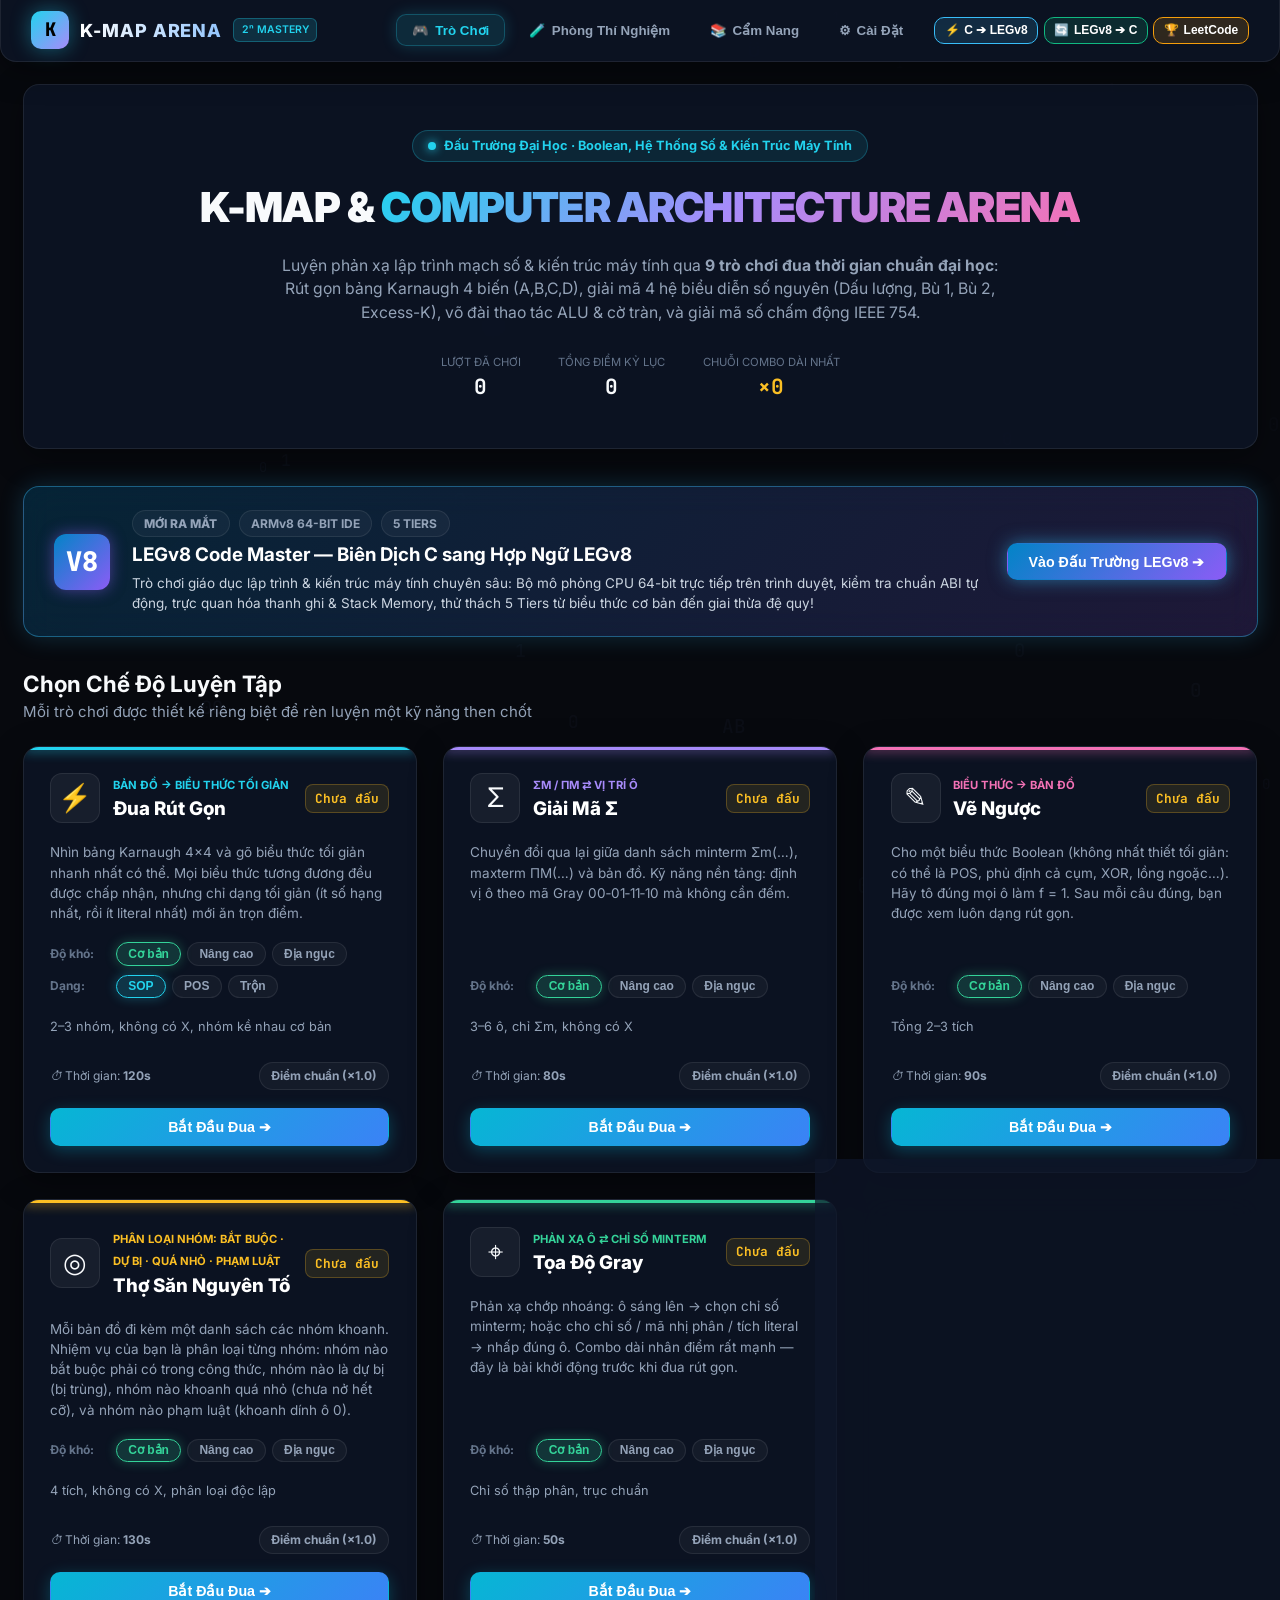
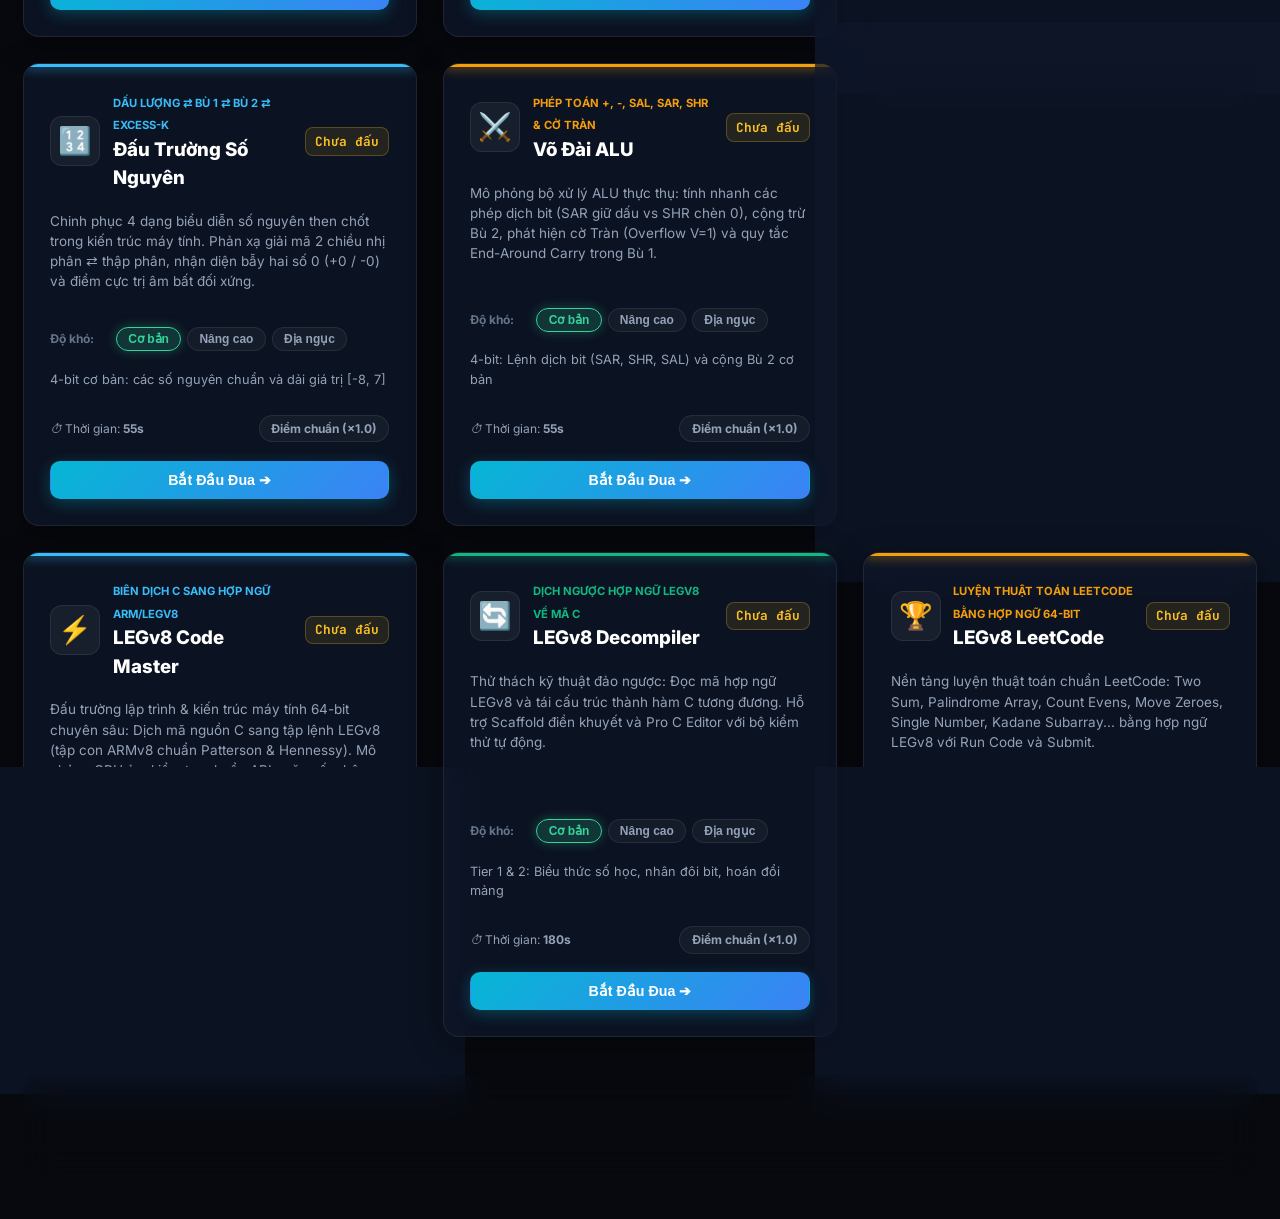
<file: index.html>
<!DOCTYPE html>
<html lang="vi">
<head>
  <meta charset="UTF-8">
  <meta name="viewport" content="width=device-width, initial-scale=1.0">
  <title>K-Map Arena — Đấu Trường Bảng Karnaugh &amp; Lũy Thừa 2</title>
  <meta name="description" content="Ứng dụng học tập và rèn luyện kỹ năng bảng Karnaugh 4 biến (A,B,C,D) và phản xạ lũy thừa bậc 2 (2⁰ đến 2¹⁶) thông qua các trò chơi đua thời gian chuẩn đại học.">
  
  <!-- Fonts: Google Fonts (Inter & JetBrains Mono) -->
  <link rel="preconnect" href="https://fonts.googleapis.com">
  <link rel="preconnect" href="https://fonts.gstatic.com" crossorigin>
  <link href="https://fonts.googleapis.com/css2?family=Inter:wght@400;500;600;700;800;900&family=JetBrains+Mono:wght@400;600;700;800;900&display=swap" rel="stylesheet">
  
  <link rel="stylesheet" href="css/style.css">
</head>
<body>
  <!-- Nền Canvas động: Chữ số nhị phân trôi & Canvas hiệu ứng nổ hạt/confetti -->
  <canvas id="bg-canvas"></canvas>
  <canvas id="fx-canvas"></canvas>

  <!-- Thanh Điều Hướng Trên Cùng -->
  <header class="app-header glass">
    <div class="brand" onclick="App.go('home')">
      <div class="brand-icon">K</div>
      <div>
        <div class="brand-title">K-MAP ARENA</div>
      </div>
      <span class="brand-badge">2ⁿ MASTERY</span>
    </div>

    <nav class="main-nav">
      <button type="button" data-tab="home" class="active">
        <span>🎮</span> <span>Trò Chơi</span>
      </button>
      <button type="button" data-tab="sandbox">
        <span>🧪</span> <span>Phòng Thí Nghiệm</span>
      </button>
      <button type="button" data-tab="learn">
        <span>📚</span> <span>Cẩm Nang</span>
      </button>
      <button type="button" data-tab="settings">
        <span>⚙</span> <span>Cài Đặt</span>
      </button>
      <div style="display:flex; align-items:center; gap:0.35rem; margin-left:0.5rem;">
        <a href="legv8.html" style="text-decoration:none;">
          <button type="button" class="pill" style="--pc:#38bdf8; font-weight:700; background:rgba(56,189,248,0.15); border:1px solid #38bdf8; color:#fff; display:flex; align-items:center; gap:0.3rem; padding:0.35rem 0.65rem; cursor:pointer;" title="Chế độ 1: Dịch C sang Hợp ngữ LEGv8">
            <span>⚡</span> <span>C ➔ LEGv8</span>
          </button>
        </a>
        <a href="legv8-decompile.html" style="text-decoration:none;">
          <button type="button" class="pill" style="--pc:#10b981; font-weight:700; background:rgba(16,185,129,0.15); border:1px solid #10b981; color:#fff; display:flex; align-items:center; gap:0.3rem; padding:0.35rem 0.65rem; cursor:pointer;" title="Chế độ 2: Dịch ngược LEGv8 về ngôn ngữ C">
            <span>🔄</span> <span>LEGv8 ➔ C</span>
          </button>
        </a>
        <a href="legv8-leetcode.html" style="text-decoration:none;">
          <button type="button" class="pill" style="--pc:#f59e0b; font-weight:700; background:rgba(245,158,11,0.15); border:1px solid #f59e0b; color:#fff; display:flex; align-items:center; gap:0.3rem; padding:0.35rem 0.65rem; cursor:pointer;" title="Chế độ 3: Luyện thuật toán LeetCode bằng LEGv8">
            <span>🏆</span> <span>LeetCode</span>
          </button>
        </a>
      </div>
    </nav>
  </header>

  <!-- Khung Ứng Dụng Chính -->
  <main id="app"></main>

  <!-- Nạp các module theo thứ tự kiến trúc -->
  <script src="js/util.js"></script>
  <script src="js/engine.js"></script>
  <script src="js/num-engine.js"></script>
  <script src="js/fx.js"></script>
  <script src="js/kmap.js"></script>
  <script src="js/games.js"></script>
  <script src="js/app.js"></script>
</body>
</html>
</file>
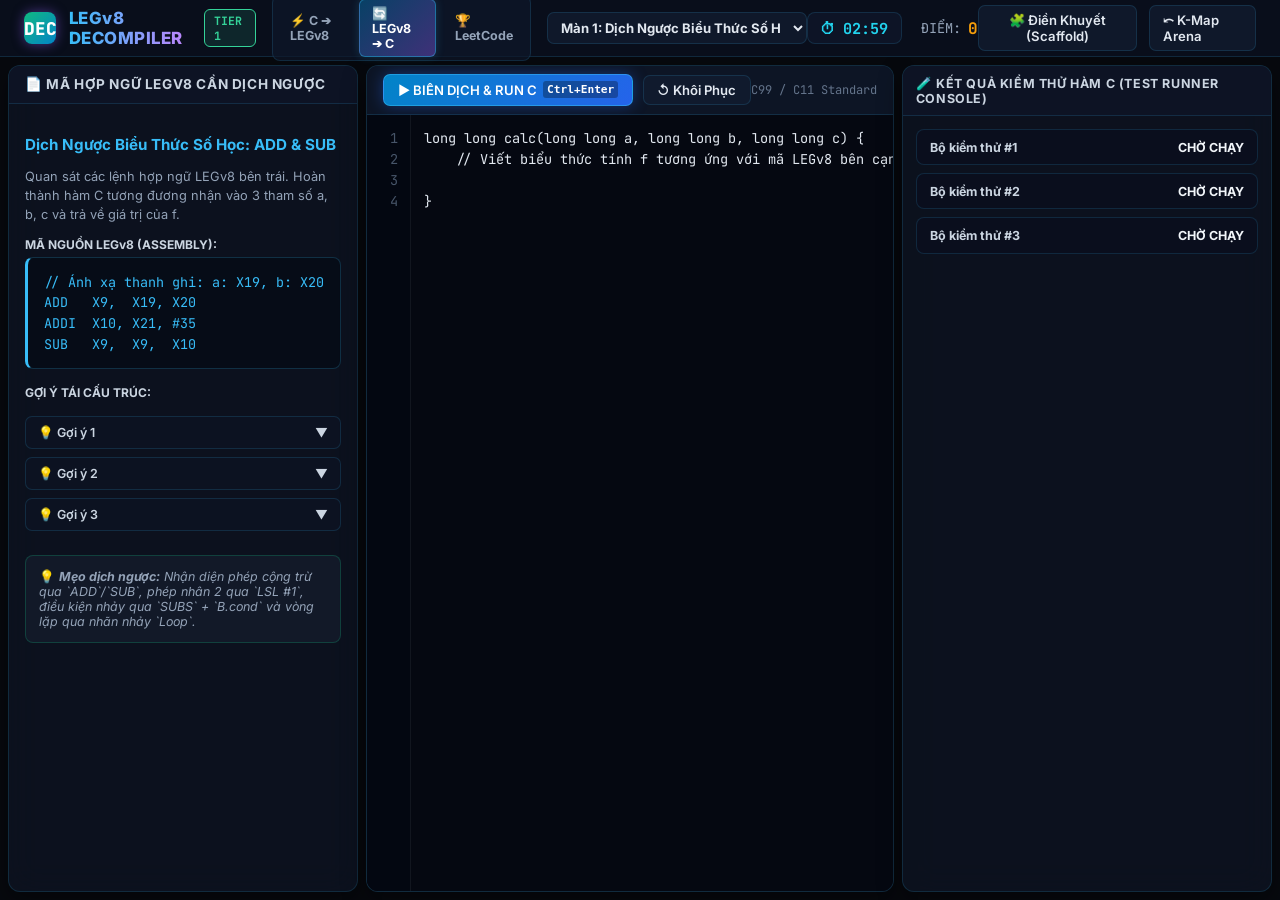
<file: legv8-decompile.html>
<!DOCTYPE html>
<html lang="vi">
<head>
  <meta charset="UTF-8">
  <meta name="viewport" content="width=device-width, initial-scale=1.0">
  <title>LEGv8 Reverse Decompiler — Dịch Hợp Ngữ LEGv8 về Ngôn Ngữ C</title>
  <meta name="description" content="Minigame giáo dục lập trình dịch ngược: Phân tích mã nguồn Hợp ngữ LEGv8 (ARMv8 64-bit) và tái cấu trúc thành hàm C tương đương với bộ kiểm thử tự động trực tiếp trên trình duyệt.">

  <!-- Google Fonts -->
  <link rel="preconnect" href="https://fonts.googleapis.com">
  <link rel="preconnect" href="https://fonts.gstatic.com" crossorigin>
  <link href="https://fonts.googleapis.com/css2?family=Inter:wght@400;500;600;700;800;900&family=JetBrains+Mono:wght@400;500;600;700;800&display=swap" rel="stylesheet">

  <link rel="stylesheet" href="css/legv8.css">
</head>
<body class="legv8-theme">
  <!-- Dynamic Background Canvas -->
  <canvas id="bg-canvas"></canvas>
  <canvas id="fx-canvas"></canvas>

  <div class="legv8-app">
    <!-- Top Header Navigation with Minigames Mode Selector -->
    <header class="legv8-header">
      <div style="display:flex; align-items:center; gap:1rem;">
        <a href="index.html" class="legv8-brand" title="Quay về K-Map Arena Hub">
          <div class="legv8-logo-icon" style="background:linear-gradient(135deg, #10b981, #0284c7);">DEC</div>
          <div>
            <div class="legv8-brand-title">LEGv8 DECOMPILER</div>
          </div>
        </a>
        <span id="tier-badge" class="legv8-tier-badge tier-1">Tier 1</span>

        <!-- Mode Nav Switcher -->
        <nav class="legv8-mode-nav">
          <a href="legv8.html" title="Chế độ 1: Dịch từ C sang Hợp ngữ LEGv8">
            <span>⚡ C ➔ LEGv8</span>
          </a>
          <a href="legv8-decompile.html" class="active" title="Chế độ 2: Dịch từ Hợp ngữ LEGv8 về ngôn ngữ C">
            <span>🔄 LEGv8 ➔ C</span>
          </a>
          <a href="legv8-leetcode.html" title="Chế độ 3: Luyện thuật toán chuẩn LeetCode bằng LEGv8">
            <span>🏆 LeetCode</span>
          </a>
        </nav>
        
        <select id="level-select" class="legv8-btn" style="padding:0.35rem 0.6rem; max-width:260px; font-weight:700;">
          <!-- Loaded dynamically -->
        </select>
      </div>

      <!-- Center Status -->
      <div class="legv8-status-center">
        <div id="timer-box" class="legv8-timer-box" title="Thời gian thử thách của màn chơi">
          <span>⏱</span>
          <span id="timer-val">03:00</span>
        </div>

        <div class="legv8-score-box">
          <span>ĐIỂM:</span>
          <b id="total-score-val">0</b>
        </div>
      </div>

      <!-- Right Header Actions -->
      <div class="legv8-header-right">
        <button id="toggle-mode-btn" type="button" class="legv8-btn">
          🧩 Điền Khuyết (Scaffold)
        </button>
        <a href="index.html" class="legv8-btn" style="text-decoration:none;">
          ⤺ K-Map Arena
        </a>
      </div>
    </header>

    <!-- Main 3-Column IDE Workspace -->
    <main class="legv8-workspace">
      <!-- CỘT 1: MÃ HỢP NGỮ LEGv8 CẦN DỊCH NGƯỢC -->
      <section class="legv8-panel">
        <div class="panel-head">
          <span class="panel-title">📄 Mã Hợp Ngữ LEGv8 Cần Dịch Ngược</span>
        </div>
        <div class="panel-body">
          <h3 id="level-title" style="font-size:0.95rem; margin-bottom:0.5rem; color:#38bdf8;">Đang tải...</h3>
          <p id="level-desc" style="font-size:0.8rem; color:#94a3b8; line-height:1.5; margin-bottom:0.8rem;"></p>

          <div style="font-size:0.75rem; font-weight:700; color:#cbd5e1; margin-bottom:0.3rem;">MÃ NGUỒN LEGv8 (ASSEMBLY):</div>
          <div id="asm-code-card" class="c-code-card" style="border-left:3px solid #38bdf8; background:rgba(7,12,23,0.85);">
            <!-- Loaded dynamically -->
          </div>

          <div style="font-size:0.75rem; font-weight:700; color:#cbd5e1; margin-top:1rem; margin-bottom:0.3rem;">GỢI Ý TÁI CẤU TRÚC:</div>
          <div id="hints-container" class="hint-accordion">
            <!-- Hints -->
          </div>

          <div style="margin-top:1.5rem; padding:0.8rem; background:rgba(30,41,59,0.4); border:1px solid rgba(16,185,129,0.25); border-radius:8px; font-size:0.78rem; color:#94a3b8;">
            💡 <i><b>Mẹo dịch ngược:</b> Nhận diện phép cộng trừ qua `ADD`/`SUB`, phép nhân 2 qua `LSL #1`, điều kiện nhảy qua `SUBS` + `B.cond` và vòng lặp qua nhãn nhảy `Loop`.</i>
          </div>
        </div>
      </section>

      <!-- CỘT 2: TRÌNH SOẠN THẢO MÃ NGUỒN C -->
      <section class="legv8-panel editor-panel">
        <div class="editor-toolbar">
          <div class="toolbar-left">
            <button id="btn-run" type="button" class="legv8-btn btn-primary" title="Biên dịch &amp; Chạy thử hàm C của bạn (Ctrl + Enter)">
              ▶ BIÊN DỊCH &amp; RUN C <kbd style="font-size:0.7rem; background:rgba(0,0,0,0.3); padding:2px 4px; border-radius:3px;">Ctrl+Enter</kbd>
            </button>
            <button id="btn-reset" type="button" class="legv8-btn" title="Khôi phục lại mã khởi tạo">
              ↺ Khôi Phục
            </button>
          </div>
          <div class="toolbar-right">
            <span style="font-size:0.75rem; color:#64748b; font-family:var(--font-code);">C99 / C11 Standard</span>
          </div>
        </div>

        <div class="editor-container">
          <div id="line-numbers" class="line-numbers">
            <span>1</span>
          </div>
          <textarea id="code-textarea" class="code-textarea code-editor" spellcheck="false" placeholder="// Viết hàm C tương đương ở đây..."></textarea>
          <div id="scaffold-view" class="scaffold-view scaffold-editor" style="display:none;"></div>
        </div>
      </section>

      <!-- CỘT 3: KẾT QUẢ KIỂM THỬ (TEST CONSOLE) -->
      <section class="legv8-panel inspector-panel">
        <div class="panel-head" style="padding:0.6rem 0.8rem; border-bottom:1px solid var(--ide-border);">
          <span class="panel-title" style="font-size:0.78rem;">🧪 KẾT QUẢ KIỂM THỬ HÀM C (TEST RUNNER CONSOLE)</span>
        </div>
        <div id="test-console" class="test-console" style="flex:1; overflow-y:auto; padding:0.8rem;">
          <!-- Loaded dynamically -->
        </div>
      </section>
    </main>
  </div>

  <!-- VICTORY OVERLAY MODAL -->
  <div id="victory-modal" class="legv8-overlay">
    <div class="victory-box">
      <div style="font-size:2.8rem; margin-bottom:0.3rem;">🎉</div>
      <h2 class="victory-title" style="background:linear-gradient(135deg, #34d399, #38bdf8); -webkit-background-clip:text; -webkit-text-fill-color:transparent;">DỊCH NGƯỢC XUẤT SẮC!</h2>
      <p style="color:#94a3b8; font-size:0.88rem;">Hàm C của bạn đã tái cấu trúc chính xác logic của đoạn mã hợp ngữ LEGv8 và vượt qua toàn bộ các bộ kiểm thử!</p>

      <div class="score-breakdown">
        <div class="score-row">
          <span>Điểm cơ sở màn chơi:</span>
          <span id="modal-base-score" style="color:#38bdf8;">+500</span>
        </div>
        <div class="score-row">
          <span>Thưởng thời gian còn lại:</span>
          <span id="modal-time-bonus" style="color:#10b981;">+0</span>
        </div>
        <div class="score-row">
          <span>Phạt số lần nộp sai:</span>
          <span id="modal-penalty" style="color:#f43f5e;">-0</span>
        </div>
        <div class="score-row total">
          <span>TỔNG ĐIỂM ĐẠT ĐƯỢC:</span>
          <span id="modal-total-score">+500</span>
        </div>
      </div>

      <div style="display:flex; justify-content:center; gap:1rem;">
        <button id="btn-next-level" type="button" class="legv8-btn btn-primary" style="padding:0.6rem 1.5rem; font-size:0.95rem;">
          Màn Tiếp Theo ➔
        </button>
      </div>
    </div>
  </div>

  <!-- Nạp scripts -->
  <script src="js/legv8-decompile.js"></script>
</body>
</html>
</file>
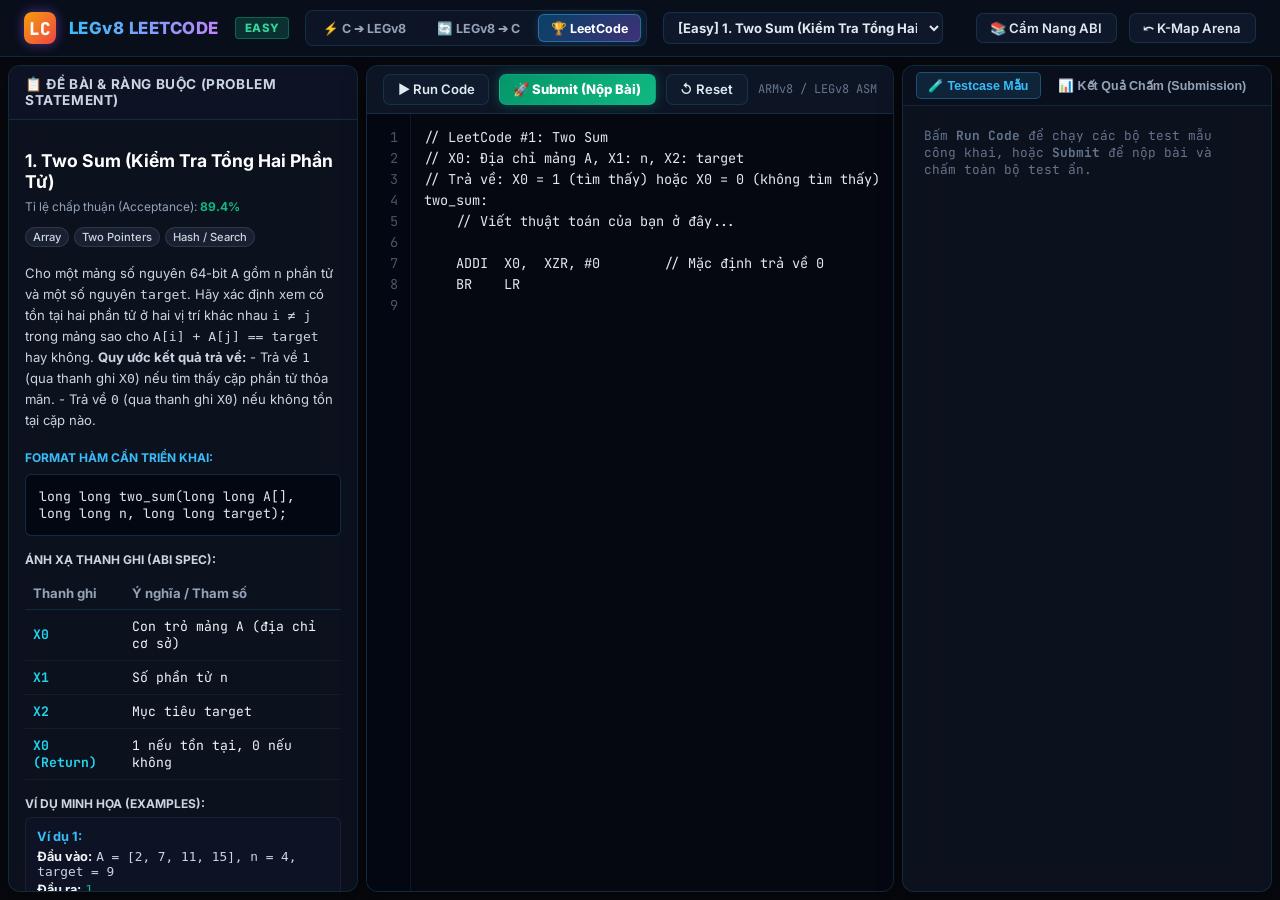
<file: legv8-leetcode.html>
<!DOCTYPE html>
<html lang="vi">
<head>
  <meta charset="UTF-8">
  <meta name="viewport" content="width=device-width, initial-scale=1.0">
  <title>LEGv8 LeetCode Arena — Luyện Thuật Toán Hợp Ngữ 64-bit Chuẩn LeetCode</title>
  <meta name="description" content="Nền tảng luyện tập thuật toán và cấu trúc dữ liệu theo phong cách LeetCode bằng hợp ngữ 64-bit ARM/LEGv8: Two Sum, Palindrome, Kadane, Move Zeroes, Bitwise với trình chấm tự động.">

  <!-- Google Fonts -->
  <link rel="preconnect" href="https://fonts.googleapis.com">
  <link rel="preconnect" href="https://fonts.gstatic.com" crossorigin>
  <link href="https://fonts.googleapis.com/css2?family=Inter:wght@400;500;600;700;800;900&family=JetBrains+Mono:wght@400;500;600;700;800&display=swap" rel="stylesheet">

  <link rel="stylesheet" href="css/legv8.css">
</head>
<body class="legv8-theme">
  <!-- Dynamic Background Canvas -->
  <canvas id="bg-canvas"></canvas>
  <canvas id="fx-canvas"></canvas>

  <div class="legv8-app">
    <!-- Top Header Navigation with Minigames Mode Selector -->
    <header class="legv8-header">
      <div style="display:flex; align-items:center; gap:1rem;">
        <a href="index.html" class="legv8-brand" title="Quay về K-Map Arena Hub">
          <div class="legv8-logo-icon" style="background:linear-gradient(135deg, #f59e0b, #ef4444);">LC</div>
          <div>
            <div class="legv8-brand-title">LEGv8 LEETCODE</div>
          </div>
        </a>
        <span id="diff-badge" class="badge-diff easy">Easy</span>

        <!-- Mode Nav Switcher -->
        <nav class="legv8-mode-nav">
          <a href="legv8.html" title="Chế độ 1: Dịch từ C sang Hợp ngữ LEGv8">
            <span>⚡ C ➔ LEGv8</span>
          </a>
          <a href="legv8-decompile.html" title="Chế độ 2: Dịch từ Hợp ngữ LEGv8 về ngôn ngữ C">
            <span>🔄 LEGv8 ➔ C</span>
          </a>
          <a href="legv8-leetcode.html" class="active" title="Chế độ 3: Luyện thuật toán chuẩn LeetCode bằng LEGv8">
            <span>🏆 LeetCode</span>
          </a>
        </nav>
        
        <select id="problem-select" class="legv8-btn" style="padding:0.35rem 0.6rem; max-width:280px; font-weight:700;">
          <!-- Loaded dynamically -->
        </select>
      </div>

      <!-- Right Header Actions -->
      <div class="legv8-header-right">
        <a href="legv8.html" class="legv8-btn" style="text-decoration:none;">
          📚 Cẩm Nang ABI
        </a>
        <a href="index.html" class="legv8-btn" style="text-decoration:none;">
          ⤺ K-Map Arena
        </a>
      </div>
    </header>

    <!-- Main 3-Column LeetCode Workspace -->
    <main class="legv8-workspace">
      <!-- CỘT 1: ĐỀ BÀI LEETCODE & CONSTRAINTS -->
      <section class="legv8-panel">
        <div class="panel-head">
          <span class="panel-title">📋 Đề Bài &amp; Ràng Buộc (Problem Statement)</span>
        </div>
        <div class="panel-body" style="padding:1rem;">
          <h2 id="problem-title" style="font-size:1.1rem; color:#fff; margin-bottom:0.4rem;">Đang tải...</h2>
          
          <div style="display:flex; align-items:center; gap:0.6rem; margin-bottom:0.8rem;">
            <span style="font-size:0.75rem; color:#94a3b8;">Tỉ lệ chấp thuận (Acceptance): <b id="acceptance-val" style="color:#10b981;">89%</b></span>
          </div>

          <div id="tags-container" style="display:flex; flex-wrap:wrap; gap:0.3rem; margin-bottom:1rem;">
            <!-- Tags -->
          </div>

          <div id="problem-desc" style="font-size:0.82rem; color:#cbd5e1; line-height:1.6; margin-bottom:1.2rem;"></div>

          <div style="font-size:0.75rem; font-weight:700; color:#38bdf8; margin-bottom:0.3rem;">FORMAT HÀM CẦN TRIỂN KHAI:</div>
          <pre id="signature-card" class="handbook-code" style="margin-bottom:1rem;"></pre>

          <div style="font-size:0.75rem; font-weight:700; color:#cbd5e1; margin-bottom:0.3rem;">ÁNH XẠ THANH GHI (ABI SPEC):</div>
          <table class="handbook-table" style="margin-bottom:1rem;">
            <thead>
              <tr>
                <th>Thanh ghi</th>
                <th>Ý nghĩa / Tham số</th>
              </tr>
            </thead>
            <tbody id="abi-table"></tbody>
          </table>

          <div style="font-size:0.75rem; font-weight:700; color:#cbd5e1; margin-bottom:0.4rem;">VÍ DỤ MINH HỌA (EXAMPLES):</div>
          <div id="examples-container"></div>

          <div style="font-size:0.75rem; font-weight:700; color:#cbd5e1; margin-top:1rem; margin-bottom:0.3rem;">RÀNG BUỘC (CONSTRAINTS):</div>
          <ul id="constraints-list" style="font-size:0.78rem; color:#94a3b8; padding-left:1.2rem; line-height:1.6;"></ul>
        </div>
      </section>

      <!-- CỘT 2: TRÌNH SOẠN THẢO LEGv8 CODE -->
      <section class="legv8-panel editor-panel">
        <div class="editor-toolbar">
          <div class="toolbar-left">
            <button id="btn-run-code" type="button" class="legv8-btn" title="Chạy thử với các bộ test mẫu công khai">
              ▶ Run Code
            </button>
            <button id="btn-submit-code" type="button" class="legv8-btn btn-submit" title="Nộp bài &amp; Chấm toàn bộ test ẩn (Ctrl + Enter)">
              🚀 Submit (Nộp Bài)
            </button>
            <button id="btn-reset-code" type="button" class="legv8-btn" title="Khôi phục lại mã ban đầu">
              ↺ Reset
            </button>
          </div>
          <div class="toolbar-right">
            <span style="font-size:0.75rem; color:#64748b; font-family:var(--font-code);">ARMv8 / LEGv8 ASM</span>
          </div>
        </div>

        <div class="editor-container">
          <div id="line-numbers" class="line-numbers">
            <span>1</span>
          </div>
          <textarea id="code-textarea" class="code-textarea code-editor" spellcheck="false" placeholder="// Viết giải thuật LEGv8 của bạn ở đây..."></textarea>
        </div>
      </section>

      <!-- CỘT 3: CONSOLE CHẤM BÀI & KẾT QUẢ THỰC THI -->
      <section class="legv8-panel inspector-panel">
        <div class="lc-console-tabs">
          <button id="tab-sample" type="button" class="lc-tab-btn active">🧪 Testcase Mẫu</button>
          <button id="tab-submit" type="button" class="lc-tab-btn">📊 Kết Quả Chấm (Submission)</button>
        </div>
        <div id="lc-console-output" class="test-console" style="flex:1; overflow-y:auto; padding:0.8rem;">
          <!-- Loaded dynamically -->
        </div>
      </section>
    </main>
  </div>

  <!-- LEETCODE ACCEPTED MODAL -->
  <div id="accepted-modal" class="legv8-overlay">
    <div class="victory-box" style="border:1px solid #10b981; box-shadow:0 0 35px rgba(16,185,129,0.3);">
      <div style="font-size:2.8rem; margin-bottom:0.3rem;">🟢</div>
      <h2 class="victory-title" style="color:#10b981;">ACCEPTED!</h2>
      <p style="color:#94a3b8; font-size:0.88rem;">Giải thuật LEGv8 của bạn đã vượt qua toàn bộ 100% test cases (bao gồm cả các edge-case kiểm thử ẩn)!</p>

      <div class="score-breakdown">
        <div class="score-row">
          <span>Thời gian thực thi (Runtime):</span>
          <span id="modal-runtime" style="color:#38bdf8;">0 chu kỳ</span>
        </div>
        <div class="score-row">
          <span>Tốc độ CPU:</span>
          <span id="modal-runtime-percent" style="color:#10b981;">Nhanh hơn 96.8% giải pháp</span>
        </div>
        <div class="score-row">
          <span>Bộ nhớ &amp; Ngăn xếp:</span>
          <span id="modal-memory-percent" style="color:#34d399;">Khung ngăn xếp bảo tồn 100%</span>
        </div>
      </div>

      <div style="display:flex; justify-content:center; gap:1rem; margin-top:1rem;">
        <button id="btn-next-problem" type="button" class="legv8-btn btn-primary" style="padding:0.6rem 1.5rem; font-size:0.95rem; background:linear-gradient(135deg, #059669, #10b981);">
          Thử Thách Tiếp Theo ➔
        </button>
      </div>
    </div>
  </div>

  <!-- Nạp scripts -->
  <script src="js/legv8-cpu.js"></script>
  <script src="js/legv8-leetcode.js"></script>
</body>
</html>
</file>
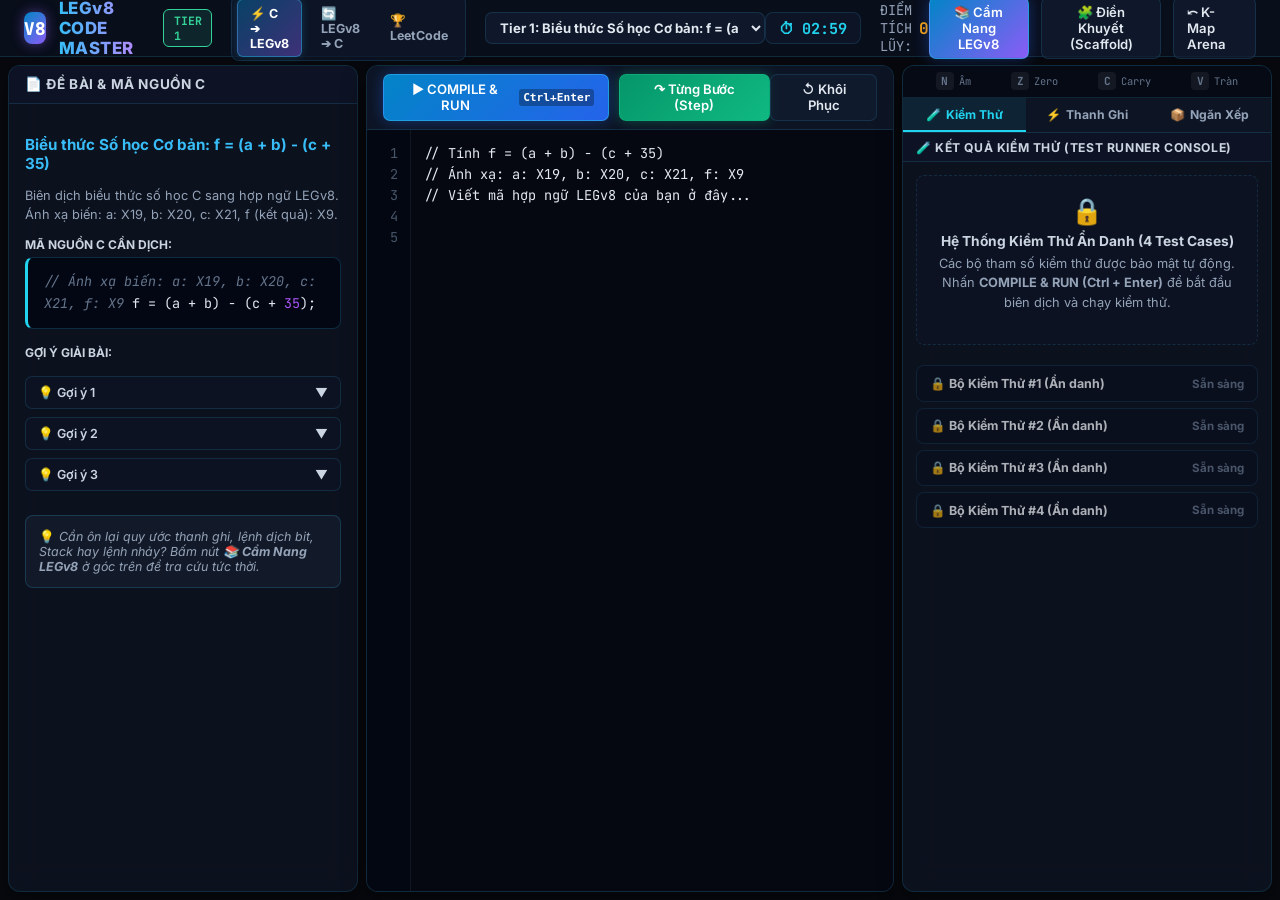
<file: legv8.html>
<!DOCTYPE html>
<html lang="vi">
<head>
  <meta charset="UTF-8">
  <meta name="viewport" content="width=device-width, initial-scale=1.0">
  <title>LEGv8 Code Master — Trình Giả Lập &amp; Biên Dịch C sang Hợp Ngữ LEGv8</title>
  <meta name="description" content="Trò chơi giáo dục lập trình và kiến trúc máy tính: Biên dịch mã nguồn C sang tập lệnh hợp ngữ 64-bit ARM/LEGv8 theo chuẩn Patterson & Hennessy với bộ mô phỏng CPU trực tiếp trên trình duyệt.">

  <!-- Google Fonts: Inter & JetBrains Mono -->
  <link rel="preconnect" href="https://fonts.googleapis.com">
  <link rel="preconnect" href="https://fonts.gstatic.com" crossorigin>
  <link href="https://fonts.googleapis.com/css2?family=Inter:wght@400;500;600;700;800;900&family=JetBrains+Mono:wght@400;500;600;700;800&display=swap" rel="stylesheet">

  <link rel="stylesheet" href="css/legv8.css">
</head>
<body class="legv8-theme">
  <!-- Dynamic Background Canvas -->
  <canvas id="bg-canvas"></canvas>
  <canvas id="fx-canvas"></canvas>

  <div class="legv8-app">
    <!-- Top Header Navigation -->
    <header class="legv8-header">
      <div style="display:flex; align-items:center; gap:1.2rem;">
        <a href="index.html" class="legv8-brand" title="Quay về K-Map Arena Hub">
          <div class="legv8-logo-icon">V8</div>
          <div>
            <div class="legv8-brand-title">LEGv8 CODE MASTER</div>
          </div>
        </a>
        <span id="tier-badge" class="legv8-tier-badge tier-1">Tier 1</span>

        <!-- Mode Nav Switcher -->
        <nav class="legv8-mode-nav">
          <a href="legv8.html" class="active" title="Chế độ 1: Dịch từ C sang Hợp ngữ LEGv8">
            <span>⚡ C ➔ LEGv8</span>
          </a>
          <a href="legv8-decompile.html" title="Chế độ 2: Dịch từ Hợp ngữ LEGv8 về ngôn ngữ C">
            <span>🔄 LEGv8 ➔ C</span>
          </a>
          <a href="legv8-leetcode.html" title="Chế độ 3: Luyện thuật toán chuẩn LeetCode bằng LEGv8">
            <span>🏆 LeetCode</span>
          </a>
        </nav>
        
        <select id="level-select" class="legv8-btn" style="padding:0.35rem 0.6rem; max-width:280px; font-weight:700;">
          <!-- Loaded dynamically -->
        </select>
      </div>

      <!-- Center Status: Countdown Timer & Score -->
      <div class="legv8-status-center">
        <div id="timer-box" class="legv8-timer-box" title="Thời gian thử thách của màn chơi">
          <span>⏱</span>
          <span id="timer-val">03:00</span>
        </div>

        <div class="legv8-score-box">
          <span>ĐIỂM TÍCH LŨY:</span>
          <b id="total-score-val">0</b>
        </div>
      </div>

      <!-- Right Header Actions -->
      <div class="legv8-header-right">
        <button id="btn-open-handbook" type="button" class="legv8-btn btn-primary" style="background: linear-gradient(135deg, #0284c7, #8b5cf6);">
          📚 Cẩm Nang LEGv8
        </button>
        <button id="toggle-mode-btn" type="button" class="legv8-btn">
          🧩 Điền Khuyết (Scaffold)
        </button>
        <a href="index.html" class="legv8-btn" style="text-decoration:none;">
          ⤺ K-Map Arena
        </a>
      </div>
    </header>

    <!-- Main 3-Column IDE Workspace -->
    <main class="legv8-workspace">
      <!-- CỘT 1: ĐỀ BÀI, MÃ NGUỒN C & HƯỚNG DẪN -->
      <section class="legv8-panel">
        <div class="panel-head">
          <span class="panel-title">📄 Đề Bài &amp; Mã Nguồn C</span>
        </div>
        <div class="panel-body">
          <h3 id="level-title" style="font-size:0.95rem; margin-bottom:0.5rem; color:#38bdf8;">Đang tải...</h3>
          <p id="level-desc" style="font-size:0.8rem; color:#94a3b8; line-height:1.5; margin-bottom:0.8rem;"></p>

          <div style="font-size:0.75rem; font-weight:700; color:#cbd5e1; margin-bottom:0.3rem;">MÃ NGUỒN C CẦN DỊCH:</div>
          <div id="c-code-card" class="c-code-card"></div>

          <div style="font-size:0.75rem; font-weight:700; color:#cbd5e1; margin-top:1rem; margin-bottom:0.3rem;">GỢI Ý GIẢI BÀI:</div>
          <div id="hints-container" class="hint-accordion">
            <!-- Hints -->
          </div>

          <div style="margin-top:1.5rem; padding:0.8rem; background:rgba(30,41,59,0.4); border:1px solid rgba(56,189,248,0.2); border-radius:8px; font-size:0.78rem; color:#94a3b8;">
            💡 <i>Cần ôn lại quy ước thanh ghi, lệnh dịch bit, Stack hay lệnh nhảy? Bấm nút <b>📚 Cẩm Nang LEGv8</b> ở góc trên để tra cứu tức thời.</i>
          </div>
        </div>
      </section>

      <!-- CỘT 2: TRÌNH SOẠN THẢO LEGv8 EDITOR -->
      <section class="legv8-panel editor-panel">
        <div class="editor-toolbar">
          <div class="toolbar-left">
            <button id="btn-run" type="button" class="legv8-btn btn-primary" title="Nộp bài &amp; Chạy toàn bộ Test Cases (Ctrl + Enter)">
              ▶ COMPILE &amp; RUN <kbd style="font-size:0.7rem; background:rgba(0,0,0,0.3); padding:2px 4px; border-radius:3px;">Ctrl+Enter</kbd>
            </button>
            <button id="btn-step" type="button" class="legv8-btn btn-success" title="Chạy từng lệnh một để gỡ lỗi trực quan">
              ↷ Từng Bước (Step)
            </button>
          </div>
          <div class="toolbar-right">
            <button id="btn-reset" type="button" class="legv8-btn" title="Khôi phục lại mã ban đầu">
              ↺ Khôi Phục
            </button>
          </div>
        </div>

        <div class="editor-container">
          <!-- Line Numbers -->
          <div id="line-numbers" class="line-numbers"></div>
          <!-- Pro Text Area -->
          <textarea id="code-textarea" class="code-textarea" spellcheck="false" placeholder="// Nhập mã hợp ngữ LEGv8 của bạn ở đây..."></textarea>
          <!-- Scaffold Mode View -->
          <div id="scaffold-view" class="scaffold-view" style="display:none;"></div>
        </div>
      </section>

      <!-- CỘT 3: VISUAL INSPECTOR (REGISTERS, STACK & TEST RUNNER) -->
      <section class="legv8-panel inspector-panel">
        <!-- Flags Strip (Always visible) -->
        <div class="flags-strip">
          <div class="flag-item"><span id="flag-n" class="flag-badge">N</span> <small style="color:#64748b;">Âm</small></div>
          <div class="flag-item"><span id="flag-z" class="flag-badge">Z</span> <small style="color:#64748b;">Zero</small></div>
          <div class="flag-item"><span id="flag-c" class="flag-badge">C</span> <small style="color:#64748b;">Carry</small></div>
          <div class="flag-item"><span id="flag-v" class="flag-badge">V</span> <small style="color:#64748b;">Tràn</small></div>
        </div>

        <!-- Tab Bar: Chuyển đổi linh hoạt giữa Kiểm Thử, Thanh Ghi và Ngăn Xếp -->
        <div class="inspector-tabs">
          <button type="button" class="inspector-tab active" data-tab="tests">
            <span>🧪</span> <span>Kiểm Thử</span>
          </button>
          <button type="button" class="inspector-tab" data-tab="regs">
            <span>⚡</span> <span>Thanh Ghi</span>
          </button>
          <button type="button" class="inspector-tab" data-tab="stack">
            <span>📦</span> <span>Ngăn Xếp</span>
          </button>
        </div>

        <!-- Tab 1: Test Runner Console (Mặc định mở để người chơi thấy ngay kết quả) -->
        <div id="tab-content-tests" class="inspector-tab-content active">
          <div class="panel-head" style="padding:0.4rem 0.8rem;">
            <span class="panel-title" style="font-size:0.76rem;">🧪 Kết Quả Kiểm Thử (Test Runner Console)</span>
          </div>
          <div id="test-console" class="test-console" style="flex:1; overflow-y:auto;">
            <!-- Test cases status -->
          </div>
        </div>

        <!-- Tab 2: Registers Grid -->
        <div id="tab-content-regs" class="inspector-tab-content">
          <div class="panel-head" style="padding:0.4rem 0.8rem;">
            <span class="panel-title" style="font-size:0.76rem;">⚡ Trạng Thái Thanh Ghi (CPU Registers)</span>
          </div>
          <div id="reg-grid" class="reg-grid" style="flex:1; overflow-y:auto;">
            <!-- Loaded dynamically -->
          </div>
        </div>

        <!-- Tab 3: Stack Memory View -->
        <div id="tab-content-stack" class="inspector-tab-content">
          <div class="panel-head" style="padding:0.4rem 0.8rem;">
            <span class="panel-title" style="font-size:0.76rem;">📦 Ngăn Xếp (Stack Pointer &amp; Memory)</span>
          </div>
          <div id="stack-view" class="stack-view" style="flex:1; overflow-y:auto;">
            <!-- Loaded dynamically -->
          </div>
        </div>
      </section>
    </main>
  </div>

  <!-- VICTORY OVERLAY MODAL -->
  <div id="victory-modal" class="legv8-overlay">
    <div class="victory-box">
      <div style="font-size:2.8rem; margin-bottom:0.3rem;">🎉</div>
      <h2 class="victory-title">CHÍNH XÁC XUẤT SẮC!</h2>
      <p style="color:#94a3b8; font-size:0.88rem;">Chương trình LEGv8 của bạn đã vượt qua toàn bộ các bộ kiểm thử và tuân thủ hoàn hảo chuẩn ABI phần cứng!</p>

      <div class="score-breakdown">
        <div class="score-row">
          <span>Điểm cơ sở màn chơi:</span>
          <span id="modal-base-score" style="color:#38bdf8;">+500</span>
        </div>
        <div class="score-row">
          <span>Thưởng thời gian còn lại:</span>
          <span id="modal-time-bonus" style="color:#10b981;">+0</span>
        </div>
        <div class="score-row">
          <span>Phạt số lần nộp sai:</span>
          <span id="modal-penalty" style="color:#f43f5e;">-0</span>
        </div>
        <div class="score-row total">
          <span>TỔNG ĐIỂM ĐẠT ĐƯỢC:</span>
          <span id="modal-total-score">+500</span>
        </div>
      </div>

      <div style="display:flex; justify-content:center; gap:1rem;">
        <button id="btn-next-level" type="button" class="legv8-btn btn-primary" style="padding:0.6rem 1.5rem; font-size:0.95rem;">
          Màn Tiếp Theo ➔
        </button>
      </div>
    </div>
  </div>

  <!-- CẨM NANG LEGv8 MODAL (HANDBOOK) -->
  <div id="handbook-modal" class="legv8-overlay">
    <div class="handbook-box">
      <div class="handbook-head">
        <div style="display:flex; align-items:center; gap:0.6rem;">
          <span style="font-size:1.4rem;">📚</span>
          <h2 style="font-size:1.15rem; color:#fff; font-weight:800;">CẨM NANG HỢP NGỮ LEGv8 (ARMv8 64-BIT)</h2>
        </div>
        <button id="btn-close-handbook" type="button" class="legv8-btn" style="padding:0.3rem 0.7rem; font-size:1rem; cursor:pointer;">✕ Đóng</button>
      </div>

      <div class="handbook-body">
        <!-- Phần 1: Tập thanh ghi -->
        <div class="handbook-section">
          <h3>⚡ 1. Quy Ước Tập Thanh Ghi 64-bit &amp; Điều Cấm Kỵ</h3>
          <p>Tập thanh ghi LEGv8 theo giáo trình chuẩn máy tính Patterson &amp; Hennessy:</p>
          <table class="handbook-table">
            <thead>
              <tr>
                <th>Thanh ghi</th>
                <th>Tên gọi &amp; Ý nghĩa</th>
                <th>Trách nhiệm bảo tồn</th>
              </tr>
            </thead>
            <tbody>
              <tr>
                <td><b style="color:var(--reg-caller);">X0 – X7</b></td>
                <td>Truyền tham số đầu vào cho hàm &amp; Trả về kết quả (qua X0)</td>
                <td>Caller-saved (Người gọi tự lưu)</td>
              </tr>
              <tr>
                <td><b style="color:var(--reg-temp);">X9 – X15</b></td>
                <td>Thanh ghi tạm thời cho các phép toán trung gian</td>
                <td>Caller-saved (Không bảo toàn qua hàm)</td>
              </tr>
              <tr>
                <td><b style="color:#c084fc;">X16 – X17</b></td>
                <td>IP0, IP1: Thanh ghi nháp nội bộ cho linker / gọi hàm</td>
                <td>Caller-saved</td>
              </tr>
              <tr>
                <td><b style="color:#c084fc;">X18</b></td>
                <td>Platform Register: Dành riêng cho nền tảng hệ điều hành</td>
                <td>Đặc biệt</td>
              </tr>
              <tr>
                <td><b style="color:var(--reg-callee);">X19 – X27</b></td>
                <td>Lưu trữ biến cục bộ. BẮT BUỘC lưu vào Stack và khôi phục lại trước khi thoát hàm!</td>
                <td>Callee-saved (Hàm được gọi phải bảo tồn)</td>
              </tr>
              <tr>
                <td><b style="color:var(--reg-spec);">SP</b></td>
                <td>Stack Pointer: Con trỏ đỉnh ngăn xếp (chỉ dùng từ khóa SP, căn lề 16-byte)</td>
                <td>Callee-saved</td>
              </tr>
              <tr>
                <td><b style="color:var(--reg-spec);">LR (X30)</b></td>
                <td>Link Register: Lưu địa chỉ quay về khi gọi lệnh BL. Thoát hàm bằng BR LR</td>
                <td>Caller-saved (Cần lưu nếu là non-leaf)</td>
              </tr>
              <tr>
                <td><b style="color:var(--reg-spec);">XZR</b></td>
                <td>Zero Register: Luôn bằng hằng số 0, mọi lệnh ghi vào XZR đều bị hủy bỏ</td>
                <td>Hằng số 0</td>
              </tr>
            </tbody>
          </table>

          <div style="margin-top:0.6rem; padding:0.6rem 0.8rem; background:rgba(239,68,68,0.15); border:1px solid rgba(239,68,68,0.4); border-radius:6px; color:#fca5a5;">
            ⛔ <b>ĐIỀU CẤM KỴ:</b> Hệ thống phần cứng <b>NGHIÊM CẤM</b> sử dụng các thanh ghi: <code>X8</code>, <code>X28</code>, <code>X29</code>, <code>X31</code>. Luôn dùng <code>SP</code> thay cho X28, và dùng <code>XZR</code> thay cho X31!
          </div>
        </div>

        <!-- Phần 2: Ngăn xếp & Khung hàm -->
        <div class="handbook-section">
          <h3>📦 2. Kiến Trúc Ngăn Xếp (Stack Frame) &amp; Thủ Tục</h3>
          <p>Ngăn xếp phát triển từ <b>địa chỉ cao xuống địa chỉ thấp</b>. Kích thước cấp phát luôn là bội số của 16 bytes.</p>
          <div class="handbook-code">// 1. Thủ tục Lá (Leaf Procedure - Không gọi hàm con khác):
leaf:
    ADD   X9, X0, X1      // Tính toán trực tiếp
    SUB   X0, X9, X2      // Trả kết quả qua X0
    BR    LR              // Quay về ngay lập tức (không cần Stack)

// 2. Thủ tục Non-Leaf / Đệ Quy (Có gọi hàm khác qua BL):
func:
    SUBI  SP, SP, #16     // Cấp phát 16 bytes trên ngăn xếp
    STUR  X30, [SP, #8]   // Lưu LR (địa chỉ quay về)
    STUR  X0,  [SP, #0]   // Lưu tham số X0
    
    // ... gọi hàm con bằng BL func_con ...
    
    LDUR  X0,  [SP, #0]   // Khôi phục tham số
    LDUR  X30, [SP, #8]   // Khôi phục LR
    ADDI  SP, SP, #16     // Giải phóng ngăn xếp
    BR    LR              // Quay về</div>
        </div>

        <!-- Phần 3: Bảng tra cứu tập lệnh -->
        <div class="handbook-section">
          <h3>📑 3. Bảng Tra Cứu Nhanh Tập Lệnh LEGv8</h3>
          <table class="handbook-table">
            <thead>
              <tr>
                <th>Lệnh</th>
                <th>Cú pháp mẫu</th>
                <th>Ý nghĩa hoạt động</th>
              </tr>
            </thead>
            <tbody>
              <tr><td><code>ADD / SUB</code></td><td><code>ADD Rd, Rn, Rm</code></td><td>Cộng / Trừ 2 thanh ghi: Rd = Rn ± Rm</td></tr>
              <tr><td><code>ADDI / SUBI</code></td><td><code>ADDI Rd, Rn, #imm</code></td><td>Cộng / Trừ với hằng số tức thời (bắt đầu bằng #)</td></tr>
              <tr><td><code>SUBS / SUBIS</code></td><td><code>SUBS XZR, Rn, Rm</code></td><td>Trừ và cập nhật cờ N, Z, C, V (Dùng để so sánh Rn với Rm)</td></tr>
              <tr><td><code>MUL</code></td><td><code>MUL Rd, Rn, Rm</code></td><td>Nhân 2 thanh ghi: Rd = Rn × Rm</td></tr>
              <tr><td><code>LSL / LSR</code></td><td><code>LSL Rd, Rn, #3</code></td><td>Dịch trái / phải bit (#3 tương đương nhân 8 tính byte offset mảng)</td></tr>
              <tr><td><code>AND / ORR / EOR</code></td><td><code>AND Rd, Rn, Rm</code></td><td>Phép toán logic bit AND, OR, XOR</td></tr>
              <tr><td><code>LDUR</code></td><td><code>LDUR Rt, [Rn, #offset]</code></td><td>Nạp 64-bit từ ô nhớ: Rt = RAM[Rn + offset]</td></tr>
              <tr><td><code>STUR</code></td><td><code>STUR Rt, [Rn, #offset]</code></td><td>Lưu 64-bit vào ô nhớ: RAM[Rn + offset] = Rt</td></tr>
              <tr><td><code>B</code></td><td><code>B Label</code></td><td>Nhảy không điều kiện tới nhãn Label</td></tr>
              <tr><td><code>B.cond</code></td><td><code>B.EQ / B.NE / B.GE / B.LE</code></td><td>Nhảy có điều kiện theo cờ (Bằng, Khác, Lớn hơn, Nhỏ hơn)</td></tr>
              <tr><td><code>CBZ / CBNZ</code></td><td><code>CBZ Rt, Label</code></td><td>Nhảy tới Label nếu Rt == 0 (hoặc != 0)</td></tr>
              <tr><td><code>BL</code></td><td><code>BL func</code></td><td>Gọi hàm con (tự lưu PC+4 vào LR)</td></tr>
              <tr><td><code>BR</code></td><td><code>BR LR</code></td><td>Nhảy về địa chỉ trong thanh ghi (thoát hàm)</td></tr>
            </tbody>
          </table>
        </div>
      </div>
    </div>
  </div>

  <!-- Scripts -->
  <script src="js/legv8-cpu.js?v=2"></script>
  <script src="js/legv8-levels.js?v=2"></script>
  <script src="js/legv8-ui.js?v=2"></script>
</body>
</html>
</file>
<file: css/style.css>
/* ==========================================================================
   K-MAP ARENA — ULTRA MODERN CYBERPUNK / GLASSMORPHISM STYLESHEET
   Thiết kế cao cấp: Phông JetBrains Mono, hiệu ứng kính mờ, neon glow,
   hoạt cảnh mượt mà 60fps, tương thích hoàn toàn desktop và tablet/mobile.
   ========================================================================== */

:root {
  --bg-deep: #07090e;
  --bg-card: rgba(15, 23, 42, 0.72);
  --bg-card-hover: rgba(30, 41, 59, 0.85);
  --border-glass: rgba(255, 255, 255, 0.08);
  --border-focus: rgba(34, 211, 238, 0.6);
  --text-main: #f8fafc;
  --text-muted: #94a3b8;
  --text-dim: #64748b;
  
  --c-cyan: #22d3ee;
  --c-purple: #a78bfa;
  --c-pink: #f472b6;
  --c-emerald: #34d399;
  --c-amber: #fbbf24;
  --c-rose: #fb7185;
  --c-blue: #60a5fa;

  --font-sans: 'Inter', -apple-system, BlinkMacSystemFont, 'Segoe UI', Roboto, sans-serif;
  --font-mono: 'JetBrains Mono', 'Fira Code', Menlo, Consolas, monospace;
}

*, *::before, *::after {
  box-sizing: border-box;
  margin: 0;
  padding: 0;
}

html, body {
  width: 100%;
  min-height: 100vh;
  background-color: var(--bg-deep);
  color: var(--text-main);
  font-family: var(--font-sans);
  font-size: 15px;
  line-height: 1.5;
  overflow-x: hidden;
  user-select: none;
  -webkit-font-smoothing: antialiased;
}

/* Background & FX Canvases */
#bg-canvas, #fx-canvas {
  position: fixed;
  top: 0;
  left: 0;
  width: 100%;
  height: 100%;
  pointer-events: none;
}
#bg-canvas { z-index: 0; opacity: 0.35; }
#fx-canvas { z-index: 9999; }

/* Utilities */
.glass {
  background: var(--bg-card);
  backdrop-filter: blur(16px);
  -webkit-backdrop-filter: blur(16px);
  border: 1px solid var(--border-glass);
  border-radius: 16px;
  box-shadow: 0 8px 32px 0 rgba(0, 0, 0, 0.37);
}
.mono { font-family: var(--font-mono); }
.center { text-align: center; }
.muted { color: var(--text-muted); }
.small { font-size: 0.85rem; }
.mt-2 { margin-top: 0.5rem; }

.hl-1 { color: var(--c-cyan); font-weight: 700; text-shadow: 0 0 10px rgba(34, 211, 238, 0.4); }
.hl-0 { color: var(--c-rose); font-weight: 700; text-shadow: 0 0 10px rgba(251, 113, 133, 0.4); }
.hl-x { color: var(--c-amber); font-weight: 700; text-shadow: 0 0 10px rgba(251, 191, 36, 0.4); }

/* Header & Nav */
header.app-header {
  position: sticky;
  top: 0;
  z-index: 100;
  padding: 0.75rem 2rem;
  display: flex;
  justify-content: space-between;
  align-items: center;
  border-radius: 0 0 16px 16px;
  border-top: none;
}
.brand {
  display: flex;
  align-items: center;
  gap: 0.75rem;
  cursor: pointer;
}
.brand-icon {
  width: 38px;
  height: 38px;
  background: linear-gradient(135deg, var(--c-cyan), var(--c-purple));
  border-radius: 10px;
  display: flex;
  align-items: center;
  justify-content: center;
  font-weight: 900;
  font-family: var(--font-mono);
  font-size: 1.25rem;
  color: #000;
  box-shadow: 0 0 20px rgba(34, 211, 238, 0.4);
}
.brand-title {
  font-weight: 800;
  font-size: 1.2rem;
  letter-spacing: 0.05em;
  background: linear-gradient(90deg, #fff, #93c5fd);
  -webkit-background-clip: text;
  -webkit-text-fill-color: transparent;
}
.brand-badge {
  font-size: 0.7rem;
  padding: 0.2rem 0.5rem;
  border-radius: 6px;
  background: rgba(34, 211, 238, 0.15);
  color: var(--c-cyan);
  border: 1px solid rgba(34, 211, 238, 0.3);
  font-weight: 600;
}

nav.main-nav {
  display: flex;
  gap: 0.5rem;
}
nav.main-nav button {
  background: transparent;
  border: 1px solid transparent;
  color: var(--text-muted);
  padding: 0.5rem 1rem;
  border-radius: 10px;
  font-weight: 600;
  cursor: pointer;
  transition: all 0.2s ease;
  display: flex;
  align-items: center;
  gap: 0.4rem;
}
nav.main-nav button:hover {
  color: #fff;
  background: rgba(255, 255, 255, 0.05);
}
nav.main-nav button.active {
  color: var(--c-cyan);
  background: rgba(34, 211, 238, 0.12);
  border-color: rgba(34, 211, 238, 0.25);
  box-shadow: 0 0 15px rgba(34, 211, 238, 0.2);
}

/* Main Container */
main#app {
  position: relative;
  z-index: 1;
  max-width: 1280px;
  margin: 1.5rem auto 3rem;
  padding: 0 1.5rem;
}

/* Buttons */
.btn {
  display: inline-flex;
  align-items: center;
  justify-content: center;
  gap: 0.5rem;
  padding: 0.65rem 1.4rem;
  border-radius: 10px;
  font-weight: 700;
  font-size: 0.95rem;
  cursor: pointer;
  transition: all 0.2s cubic-bezier(0.16, 1, 0.3, 1);
  border: 1px solid transparent;
  outline: none;
}
.btn.primary {
  background: linear-gradient(135deg, #06b6d4, #3b82f6);
  color: #fff;
  box-shadow: 0 4px 16px rgba(6, 182, 212, 0.3);
}
.btn.primary:hover {
  transform: translateY(-2px);
  box-shadow: 0 6px 22px rgba(6, 182, 212, 0.45);
}
.btn.primary:active { transform: translateY(0); }
.btn.ghost {
  background: rgba(255, 255, 255, 0.05);
  color: var(--text-main);
  border-color: var(--border-glass);
}
.btn.ghost:hover {
  background: rgba(255, 255, 255, 0.1);
  border-color: rgba(255, 255, 255, 0.15);
}
.btn.sm { padding: 0.35rem 0.8rem; font-size: 0.85rem; border-radius: 8px; }
.btn.lg { padding: 0.85rem 2rem; font-size: 1.05rem; }
.btn.danger { background: rgba(244, 63, 94, 0.15); color: var(--c-rose); border-color: rgba(244, 63, 94, 0.3); }
.btn.danger:hover { background: rgba(244, 63, 94, 0.25); }

kbd {
  background: rgba(0, 0, 0, 0.35);
  border: 1px solid rgba(255, 255, 255, 0.15);
  border-radius: 4px;
  padding: 0.1rem 0.35rem;
  font-size: 0.75rem;
  font-family: var(--font-mono);
  color: var(--text-muted);
}

/* Pills & Badges */
.pill {
  padding: 0.25rem 0.75rem;
  border-radius: 20px;
  font-size: 0.8rem;
  font-weight: 600;
  background: rgba(255, 255, 255, 0.04);
  border: 1px solid var(--border-glass);
  color: var(--text-muted);
  cursor: pointer;
  transition: all 0.2s ease;
}
.pill.active {
  background: color-mix(in srgb, var(--pc, var(--c-cyan)) 18%, transparent);
  border-color: var(--pc, var(--c-cyan));
  color: var(--pc, var(--c-cyan));
  box-shadow: 0 0 12px color-mix(in srgb, var(--pc, var(--c-cyan)) 30%, transparent);
}
.pill-group { display: flex; gap: 0.4rem; flex-wrap: wrap; }

/* ==========================================================================
   BẢN ĐỒ KARNAUGH 4x4 (KMAP VIEW COMPONENT)
   ========================================================================== */
.kmap {
  display: inline-grid;
  grid-template-columns: 50px 1fr;
  grid-template-rows: 50px 1fr;
  gap: 6px;
  background: rgba(10, 15, 28, 0.85);
  padding: 16px;
  border-radius: 20px;
  border: 1px solid rgba(255, 255, 255, 0.1);
  box-shadow: 0 10px 40px rgba(0, 0, 0, 0.5), inset 0 0 20px rgba(255, 255, 255, 0.02);
  user-select: none;
}
.kmap.size-lg { --cs: 74px; }
.kmap.size-md { --cs: 60px; }
.kmap.size-sm { --cs: 46px; }

.km-corner {
  position: relative;
  display: flex;
  align-items: center;
  justify-content: center;
  font-family: var(--font-mono);
  font-weight: 800;
  font-size: 0.85rem;
  color: var(--text-muted);
  border-bottom: 2px solid rgba(255, 255, 255, 0.15);
  border-right: 2px solid rgba(255, 255, 255, 0.15);
}
.km-corner .rv { position: absolute; bottom: 4px; left: 4px; color: var(--c-cyan); }
.km-corner .cv { position: absolute; top: 4px; right: 4px; color: var(--c-purple); }

.km-colhead {
  display: grid;
  grid-template-columns: repeat(4, var(--cs, 68px));
  gap: 6px;
  align-items: center;
  justify-items: center;
  font-family: var(--font-mono);
  font-weight: 700;
  font-size: 0.95rem;
  color: var(--c-purple);
  padding-bottom: 4px;
}
.km-rowhead {
  display: grid;
  grid-template-rows: repeat(4, var(--cs, 68px));
  gap: 6px;
  align-items: center;
  justify-items: center;
  font-family: var(--font-mono);
  font-weight: 700;
  font-size: 0.95rem;
  color: var(--c-cyan);
  padding-right: 4px;
}

.km-board {
  position: relative;
  width: calc(var(--cs, 68px) * 4 + 18px);
  height: calc(var(--cs, 68px) * 4 + 18px);
}
.km-cells {
  display: grid;
  grid-template-columns: repeat(4, var(--cs, 68px));
  grid-template-rows: repeat(4, var(--cs, 68px));
  gap: 6px;
  width: 100%;
  height: 100%;
}

.cell {
  position: relative;
  width: var(--cs, 68px);
  height: var(--cs, 68px);
  background: rgba(255, 255, 255, 0.03);
  border: 1px solid rgba(255, 255, 255, 0.08);
  border-radius: 12px;
  display: flex;
  align-items: center;
  justify-content: center;
  font-family: var(--font-mono);
  transition: background 0.15s, border-color 0.15s, transform 0.12s;
  cursor: default;
}
.kmap.interactive .cell, .kmap.clickable .cell { cursor: pointer; }
.kmap.interactive .cell:hover, .kmap.clickable .cell:hover {
  border-color: rgba(255, 255, 255, 0.3);
  background: rgba(255, 255, 255, 0.07);
}

.cell .face {
  display: flex;
  flex-direction: column;
  align-items: center;
  justify-content: center;
  width: 100%;
  height: 100%;
  position: relative;
}
.cell .idx {
  display: none;
  position: absolute;
  top: 4px;
  left: 6px;
  font-size: 0.65rem;
  color: var(--text-dim);
  font-weight: 600;
  pointer-events: none;
}
.kmap.show-idx .cell .idx {
  display: block;
}
.cell .val {
  font-size: 1.45rem;
  font-weight: 800;
  color: var(--text-muted);
}

.cell.on {
  background: linear-gradient(135deg, rgba(34, 211, 238, 0.22), rgba(59, 130, 246, 0.18));
  border-color: rgba(34, 211, 238, 0.55);
  box-shadow: 0 0 16px rgba(34, 211, 238, 0.25);
}
.cell.on .val {
  color: #fff;
  text-shadow: 0 0 12px rgba(34, 211, 238, 0.8);
}

.cell.dc {
  background: repeating-linear-gradient(45deg, rgba(251, 191, 36, 0.08), rgba(251, 191, 36, 0.08) 6px, rgba(251, 191, 36, 0.18) 6px, rgba(251, 191, 36, 0.18) 12px);
  border-color: rgba(251, 191, 36, 0.5);
}
.cell.dc .val {
  color: var(--c-amber);
  text-shadow: 0 0 10px rgba(251, 191, 36, 0.6);
}

.cell.zero .val { color: rgba(255, 255, 255, 0.2); }

.cell.target {
  border-color: var(--c-cyan) !important;
  box-shadow: 0 0 20px var(--c-cyan) !important;
  animation: pulseTarget 1.2s infinite alternate ease-in-out;
}
@keyframes pulseTarget {
  from { transform: scale(0.96); box-shadow: 0 0 10px var(--c-cyan); }
  to { transform: scale(1.04); box-shadow: 0 0 24px var(--c-cyan); }
}

.cell.peek {
  background: rgba(167, 139, 250, 0.25) !important;
  border-color: var(--c-purple) !important;
  box-shadow: 0 0 16px rgba(167, 139, 250, 0.4) !important;
}

.cell.wrong {
  animation: flashWrong 0.8s ease-out;
}
@keyframes flashWrong {
  0%, 100% { border-color: rgba(255,255,255,0.08); background: rgba(255,255,255,0.03); }
  20%, 60% { border-color: var(--c-rose); background: rgba(244, 63, 94, 0.4); box-shadow: 0 0 20px var(--c-rose); }
}

.cell.right {
  animation: flashRight 0.6s ease-out;
}
@keyframes flashRight {
  0%, 100% { }
  40% { border-color: var(--c-emerald); background: rgba(52, 211, 153, 0.4); box-shadow: 0 0 20px var(--c-emerald); }
}

/* Nhóm Implicant bao quanh (Groups overlay) */
.km-groups {
  position: absolute;
  top: 0;
  left: 0;
  width: 100%;
  height: 100%;
  pointer-events: none;
}
.grp {
  position: absolute;
  border: 2px solid var(--gc, var(--c-cyan));
  background: color-mix(in srgb, var(--gc, var(--c-cyan)) 16%, transparent);
  border-radius: 14px;
  box-shadow: 0 0 16px color-mix(in srgb, var(--gc, var(--c-cyan)) 40%, transparent);
  animation: popGroup 0.4s cubic-bezier(0.16, 1, 0.3, 1) both;
  transition: all 0.25s ease;
}
@keyframes popGroup {
  from { opacity: 0; transform: scale(0.9); }
  to { opacity: 1; transform: scale(1); }
}
.grp.ot { border-top: none !important; border-top-left-radius: 0 !important; border-top-right-radius: 0 !important; }
.grp.ob { border-bottom: none !important; border-bottom-left-radius: 0 !important; border-bottom-right-radius: 0 !important; }
.grp.ol { border-left: none !important; border-top-left-radius: 0 !important; border-bottom-left-radius: 0 !important; }
.grp.or { border-right: none !important; border-top-right-radius: 0 !important; border-bottom-right-radius: 0 !important; }

/* ==========================================================================
   BIỂU THỨC TOÁN BOOLEAN (EXPRESSION STYLING)
   ========================================================================== */
.expr-math {
  font-family: var(--font-mono);
  font-weight: 700;
  letter-spacing: 0.03em;
  color: #fff;
}
.expr-math .lit { color: #f8fafc; }
.expr-math .lit .ov {
  border-top: 2.2px solid currentColor;
  padding-top: 1.5px;
  display: inline-block;
}
.expr-math .op {
  color: var(--c-pink);
  margin: 0 0.28rem;
  font-weight: 900;
}
.expr-math .op.dot { color: var(--c-cyan); }
.expr-math .par { color: var(--text-dim); }
.expr-math .term {
  display: inline-block;
  padding: 0.1rem 0.35rem;
  border-radius: 6px;
  margin: 0.1rem 0.2rem;
  border: 1px solid transparent;
}
.expr-math .term.g0 { background: rgba(34, 211, 238, 0.15); border-color: rgba(34, 211, 238, 0.3); color: var(--c-cyan); }
.expr-math .term.g1 { background: rgba(244, 114, 182, 0.15); border-color: rgba(244, 114, 182, 0.3); color: var(--c-pink); }
.expr-math .term.g2 { background: rgba(163, 230, 53, 0.15); border-color: rgba(163, 230, 53, 0.3); color: #a3e635; }
.expr-math .term.g3 { background: rgba(251, 191, 36, 0.15); border-color: rgba(251, 191, 36, 0.3); color: var(--c-amber); }
.expr-math .term.g4 { background: rgba(167, 139, 250, 0.15); border-color: rgba(167, 139, 250, 0.3); color: var(--c-purple); }

/* Ô nhập biểu thức + Preview + Bàn phím ảo */
.expr {
  display: flex;
  flex-direction: column;
  gap: 0.75rem;
  width: 100%;
}
.expr-field {
  display: flex;
  align-items: center;
  background: rgba(0, 0, 0, 0.4);
  border: 1.5px solid rgba(255, 255, 255, 0.12);
  border-radius: 12px;
  padding: 0.4rem 0.8rem;
  transition: border-color 0.2s, box-shadow 0.2s;
}
.expr-field:focus-within {
  border-color: var(--c-cyan);
  box-shadow: 0 0 16px rgba(34, 211, 238, 0.3);
}
.expr-f {
  font-family: var(--font-mono);
  font-weight: 800;
  font-size: 1.25rem;
  color: var(--c-cyan);
  margin-right: 0.75rem;
}
.expr-field input {
  flex: 1;
  background: transparent;
  border: none;
  outline: none;
  color: #fff;
  font-family: var(--font-mono);
  font-size: 1.2rem;
  font-weight: 600;
}
.expr-preview {
  min-height: 2.2rem;
  background: rgba(255, 255, 255, 0.02);
  border: 1px dashed rgba(255, 255, 255, 0.1);
  border-radius: 8px;
  padding: 0.4rem 0.8rem;
  display: flex;
  align-items: center;
}
.expr-preview.err { border-color: var(--c-rose); background: rgba(244, 63, 94, 0.06); }
.err-msg { color: var(--c-rose); font-size: 0.85rem; font-weight: 600; }

.keypad {
  display: flex;
  gap: 0.35rem;
  flex-wrap: wrap;
}
.keypad button {
  flex: 1;
  min-width: 36px;
  height: 38px;
  background: rgba(255, 255, 255, 0.06);
  border: 1px solid rgba(255, 255, 255, 0.1);
  border-radius: 8px;
  color: #fff;
  font-family: var(--font-mono);
  font-weight: 700;
  font-size: 1rem;
  cursor: pointer;
  transition: all 0.15s;
}
.keypad button:hover {
  background: rgba(255, 255, 255, 0.15);
  border-color: rgba(255, 255, 255, 0.25);
  transform: translateY(-1px);
}
.keypad button:active { transform: translateY(0); }

/* ==========================================================================
   GIAO DIỆN GAME PLAY & HUD (HEAD-UP DISPLAY)
   ========================================================================== */
.game {
  display: flex;
  flex-direction: column;
  gap: 1.25rem;
  width: 100%;
}
.hud {
  display: flex;
  justify-content: space-between;
  align-items: center;
  padding: 0.85rem 1.5rem;
  border-radius: 16px;
}
.hud-title {
  display: flex;
  align-items: center;
  gap: 0.75rem;
}
.hud-ico { font-size: 1.6rem; }
.hud-stats {
  display: flex;
  gap: 1.5rem;
  align-items: center;
}
.stat {
  display: flex;
  flex-direction: column;
  align-items: flex-end;
}
.stat small { font-size: 0.7rem; color: var(--text-muted); text-transform: uppercase; font-weight: 700; }
.stat b { font-family: var(--font-mono); font-size: 1.25rem; font-weight: 800; }

.stat.combo { position: relative; }
.stat.combo b { color: var(--c-amber); }
.stat.combo.hot b { color: #f97316; text-shadow: 0 0 10px #f97316; }
.stat.combo.fire b { color: #ef4444; text-shadow: 0 0 15px #ef4444; animation: fireJiggle 0.2s infinite; }
.stat.combo .mult { font-size: 0.75rem; color: var(--c-amber); font-weight: 700; }

.stat.time b { color: var(--c-cyan); }
.stat.time.low b { color: var(--c-rose); text-shadow: 0 0 12px var(--c-rose); animation: pulseLow 0.5s infinite alternate; }

.timebar {
  width: 100%;
  height: 6px;
  background: rgba(255, 255, 255, 0.05);
  border-radius: 3px;
  overflow: hidden;
  position: relative;
}
.timebar i {
  display: block;
  height: 100%;
  background: linear-gradient(90deg, var(--c-cyan), var(--c-purple));
  box-shadow: 0 0 10px var(--c-cyan);
  transition: width 0.08s linear;
}
.timebar.low i { background: linear-gradient(90deg, #f97316, var(--c-rose)); box-shadow: 0 0 12px var(--c-rose); }

/* Bố cục chia đôi màn chơi (Split Layout) */
.stage {
  padding: 1.75rem;
  min-height: 520px;
  position: relative;
  transition: filter 0.3s;
}
.stage.blurred { filter: blur(12px); pointer-events: none; }

.split {
  display: grid;
  grid-template-columns: auto 1fr;
  gap: 2.5rem;
  align-items: center;
}
.pane-map {
  display: flex;
  flex-direction: column;
  align-items: center;
  gap: 0.75rem;
}
.map-legend {
  display: flex;
  gap: 1rem;
  font-size: 0.8rem;
  color: var(--text-muted);
}
.map-legend span { display: flex; align-items: center; gap: 0.35rem; }
.map-legend .lg { width: 12px; height: 12px; border-radius: 3px; display: inline-block; }
.map-legend .lg.on { background: var(--c-cyan); }
.map-legend .lg.zero { background: rgba(255, 255, 255, 0.1); }
.map-legend .lg.dc { background: var(--c-amber); }

.pane-ans {
  display: flex;
  flex-direction: column;
  gap: 1.25rem;
}
.pane-ans .prompt { font-size: 1.15rem; font-weight: 700; color: #fff; }
.pane-ans .qbig {
  font-size: 1.6rem;
  font-weight: 800;
  font-family: var(--font-mono);
  background: rgba(0, 0, 0, 0.3);
  padding: 1rem 1.25rem;
  border-radius: 12px;
  border: 1px solid rgba(255, 255, 255, 0.08);
}
.actions { display: flex; gap: 0.75rem; align-items: center; }

/* Hộp phản hồi (Feedback Box) */
.fb {
  padding: 0.85rem 1.2rem;
  border-radius: 10px;
  font-size: 0.95rem;
  font-weight: 600;
  animation: fadeIn 0.25s ease-out;
}
.fb.good { background: rgba(52, 211, 153, 0.15); border: 1px solid rgba(52, 211, 153, 0.4); color: #6ee7b7; }
.fb.bad { background: rgba(244, 63, 94, 0.15); border: 1px solid rgba(244, 63, 94, 0.4); color: #fda4af; }
.fb.part { background: rgba(251, 191, 36, 0.15); border: 1px solid rgba(251, 191, 36, 0.4); color: #fde68a; }
.fb.warn { background: rgba(249, 115, 22, 0.15); border: 1px solid rgba(249, 115, 22, 0.4); color: #fdba74; }

/* Overlays (Countdown & Pause) */
.overlay {
  position: absolute;
  top: 0; left: 0; width: 100%; height: 100%;
  display: none;
  align-items: center;
  justify-content: center;
  z-index: 50;
  border-radius: 16px;
}
.overlay.show { display: flex; }
.overlay.countdown { font-size: 6rem; font-weight: 900; font-family: var(--font-mono); color: var(--c-cyan); text-shadow: 0 0 30px var(--c-cyan); }
.overlay.countdown span.go { color: var(--c-emerald); text-shadow: 0 0 40px var(--c-emerald); }
.overlay.countdown span.over { color: var(--c-rose); text-shadow: 0 0 40px var(--c-rose); font-size: 4rem; }
.pause-box {
  background: rgba(15, 23, 42, 0.95);
  padding: 2.5rem;
  border-radius: 20px;
  border: 1px solid var(--border-glass);
  text-align: center;
  display: flex;
  flex-direction: column;
  gap: 1rem;
  box-shadow: 0 20px 50px rgba(0, 0, 0, 0.7);
}

/* Floating Points text */
.float-text {
  position: fixed;
  transform: translate(-50%, -50%);
  font-family: var(--font-mono);
  font-weight: 900;
  font-size: 1.6rem;
  pointer-events: none;
  z-index: 10000;
  animation: floatUp 0.85s cubic-bezier(0.16, 1, 0.3, 1) forwards;
}
.float-text.good { color: var(--c-emerald); text-shadow: 0 0 12px var(--c-emerald); }
.float-text.bad { color: var(--c-rose); text-shadow: 0 0 12px var(--c-rose); }
.float-text.part { color: var(--c-amber); text-shadow: 0 0 12px var(--c-amber); }
.float-text.combo { color: #f97316; font-size: 2.2rem; text-shadow: 0 0 20px #f97316; }
.float-text.time { color: var(--c-cyan); text-shadow: 0 0 12px var(--c-cyan); }
@keyframes floatUp {
  0% { opacity: 0; transform: translate(-50%, 0) scale(0.6); }
  25% { opacity: 1; transform: translate(-50%, -20px) scale(1.15); }
  100% { opacity: 0; transform: translate(-50%, -60px) scale(0.9); }
}

.shake { animation: shakeAnim 0.35s cubic-bezier(0.36, 0.07, 0.19, 0.97) both; }
@keyframes shakeAnim {
  10%, 90% { transform: translate3d(-3px, 0, 0); }
  20%, 80% { transform: translate3d(5px, 0, 0); }
  30%, 50%, 70% { transform: translate3d(-6px, 0, 0); }
  40%, 60% { transform: translate3d(6px, 0, 0); }
}

/* ==========================================================================
   CHẾ ĐỘ TRÒ CHƠI CHI TIẾT
   ========================================================================== */
/* Game 4: Thợ Săn */
.cat-legend { display: flex; gap: 0.75rem; flex-wrap: wrap; font-size: 0.8rem; }
.cat-legend span { padding: 0.2rem 0.5rem; border-radius: 6px; background: rgba(255, 255, 255, 0.04); }
.cand-list { display: flex; flex-direction: column; gap: 0.6rem; }
.cand {
  display: flex;
  align-items: center;
  justify-content: space-between;
  padding: 0.6rem 1rem;
  background: rgba(0, 0, 0, 0.25);
  border: 1px solid rgba(255, 255, 255, 0.08);
  border-radius: 10px;
  transition: all 0.2s;
}
.cand:hover { border-color: rgba(255, 255, 255, 0.2); }
.seg4 { display: flex; gap: 0.35rem; }
.seg4 button {
  background: rgba(255, 255, 255, 0.05);
  border: 1px solid rgba(255, 255, 255, 0.1);
  color: var(--text-muted);
  border-radius: 6px;
  padding: 0.3rem 0.65rem;
  font-weight: 700;
  font-size: 0.85rem;
  cursor: pointer;
  transition: all 0.15s;
}
.seg4 button.sel {
  background: color-mix(in srgb, var(--cc) 20%, transparent);
  border-color: var(--cc);
  color: var(--cc);
  box-shadow: 0 0 10px color-mix(in srgb, var(--cc) 35%, transparent);
}
.cand.ok { border-color: var(--c-emerald); background: rgba(52, 211, 153, 0.08); }
.cand.no { border-color: var(--c-rose); background: rgba(244, 63, 94, 0.08); }
.cand-verdict { font-weight: 800; min-width: 40px; text-align: right; }

/* Game 5: Tọa Độ Gray */
.numpad {
  display: grid;
  grid-template-columns: repeat(4, 1fr);
  gap: 0.5rem;
}
.numpad button {
  height: 52px;
  background: rgba(255, 255, 255, 0.05);
  border: 1px solid rgba(255, 255, 255, 0.1);
  border-radius: 10px;
  color: #fff;
  font-family: var(--font-mono);
  font-weight: 800;
  font-size: 1.25rem;
  cursor: pointer;
  transition: all 0.15s;
}
.numpad button:hover { background: rgba(255, 255, 255, 0.15); border-color: var(--c-cyan); }
.numpad.dim { opacity: 0.35; pointer-events: none; }

/* Game 6: Lũy Thừa 2 */
.pow-stage {
  display: flex;
  flex-direction: column;
  align-items: center;
  gap: 2rem;
  padding: 2rem 0;
}
.pow-card {
  width: 100%;
  max-width: 580px;
  background: rgba(0, 0, 0, 0.4);
  border: 1px solid var(--border-glass);
  border-radius: 20px;
  padding: 2.5rem;
  display: flex;
  flex-direction: column;
  gap: 1.5rem;
  text-align: center;
  box-shadow: 0 12px 40px rgba(0, 0, 0, 0.5);
  transition: transform 0.2s, box-shadow 0.2s;
}
.pow-tag {
  align-self: center;
  padding: 0.25rem 0.85rem;
  border-radius: 20px;
  background: rgba(96, 165, 250, 0.15);
  color: var(--c-blue);
  font-weight: 700;
  font-size: 0.8rem;
  text-transform: uppercase;
}
.pow-q {
  font-size: 2.4rem;
  font-weight: 900;
  font-family: var(--font-mono);
  color: #fff;
}
.pow-in {
  background: rgba(255, 255, 255, 0.06);
  border: 2px solid rgba(255, 255, 255, 0.15);
  border-radius: 12px;
  padding: 0.85rem;
  color: #fff;
  font-size: 1.6rem;
  font-weight: 800;
  text-align: center;
  outline: none;
  transition: border-color 0.2s, box-shadow 0.2s;
}
.pow-in:focus {
  border-color: var(--c-blue);
  box-shadow: 0 0 20px rgba(96, 165, 250, 0.4);
}
.pow-strip {
  display: flex;
  gap: 0.4rem;
  flex-wrap: wrap;
  justify-content: center;
  color: var(--text-dim);
  font-family: var(--font-mono);
  font-size: 0.75rem;
}

/* ==========================================================================
   MÀN HÌNH CHỌN TRÒ CHƠI (HOME GAME GRID)
   ========================================================================== */
.hero {
  padding: 3rem 2.5rem;
  margin-bottom: 2.5rem;
  text-align: center;
  display: flex;
  flex-direction: column;
  align-items: center;
  gap: 1rem;
}
.hero-badge {
  display: inline-flex;
  align-items: center;
  gap: 0.5rem;
  padding: 0.35rem 1rem;
  border-radius: 20px;
  background: rgba(34, 211, 238, 0.1);
  border: 1px solid rgba(34, 211, 238, 0.25);
  color: var(--c-cyan);
  font-size: 0.85rem;
  font-weight: 700;
}
.pulse-dot {
  width: 8px;
  height: 8px;
  border-radius: 50%;
  background: var(--c-cyan);
  box-shadow: 0 0 10px var(--c-cyan);
  animation: pulseDot 1.5s infinite;
}
@keyframes pulseDot { 0%, 100% { opacity: 0.4; } 50% { opacity: 1; } }
.hero-title {
  font-size: 2.75rem;
  font-weight: 900;
  letter-spacing: -0.02em;
}
.gradient-text {
  background: linear-gradient(135deg, var(--c-cyan), var(--c-purple), var(--c-pink));
  -webkit-background-clip: text;
  -webkit-text-fill-color: transparent;
}
.hero-sub {
  max-width: 720px;
  color: var(--text-muted);
  font-size: 1.05rem;
}
.hero-stats {
  display: flex;
  gap: 2.5rem;
  margin-top: 1rem;
}
.hstat { display: flex; flex-direction: column; align-items: center; }
.hstat small { font-size: 0.75rem; color: var(--text-dim); text-transform: uppercase; }
.hstat b { font-size: 1.4rem; font-family: var(--font-mono); }
.combo-accent { color: var(--c-amber); }

.game-grid {
  display: grid;
  grid-template-columns: repeat(auto-fit, minmax(360px, 1fr));
  gap: 1.75rem;
  margin-top: 1.5rem;
}
.game-card {
  padding: 1.75rem;
  display: flex;
  flex-direction: column;
  gap: 1.25rem;
  border: 1px solid var(--border-glass);
  transition: all 0.25s cubic-bezier(0.16, 1, 0.3, 1);
  position: relative;
  overflow: hidden;
}
.game-card::before {
  content: '';
  position: absolute;
  top: 0; left: 0; right: 0; height: 3px;
  background: var(--gc, var(--c-cyan));
  box-shadow: 0 0 12px var(--gc, var(--c-cyan));
}
.game-card:hover {
  transform: translateY(-4px);
  border-color: rgba(255, 255, 255, 0.2);
  box-shadow: 0 16px 40px rgba(0, 0, 0, 0.5);
}
.gc-head { display: flex; align-items: center; gap: 0.85rem; }
.gc-icon {
  font-size: 1.8rem;
  width: 50px; height: 50px;
  border-radius: 12px;
  background: rgba(255, 255, 255, 0.05);
  display: flex; align-items: center; justify-content: center;
  border: 1px solid var(--border-glass);
}
.gc-meta { flex: 1; }
.gc-tagline { font-size: 0.75rem; color: var(--gc, var(--c-cyan)); font-weight: 700; text-transform: uppercase; }
.gc-name { font-size: 1.25rem; font-weight: 800; color: #fff; }
.gc-best {
  font-family: var(--font-mono);
  font-size: 0.85rem;
  font-weight: 700;
  color: var(--c-amber);
  background: rgba(251, 191, 36, 0.1);
  padding: 0.25rem 0.6rem;
  border-radius: 8px;
  border: 1px solid rgba(251, 191, 36, 0.25);
}
.gc-desc { color: var(--text-muted); font-size: 0.9rem; flex: 1; }
.gc-options { display: flex; flex-direction: column; gap: 0.6rem; }
.gc-row { display: flex; align-items: center; gap: 0.75rem; }
.gc-label { font-size: 0.8rem; color: var(--text-dim); font-weight: 700; min-width: 55px; }
.gc-foot .start-btn { width: 100%; }

.quick-banner {
  margin-top: 2.5rem;
  padding: 1.5rem 2rem;
  display: flex;
  align-items: center;
  gap: 1.5rem;
}
.qb-icon { font-size: 2.2rem; }
.qb-content { flex: 1; }
.qb-content h3 { font-size: 1.2rem; margin-bottom: 0.2rem; }

/* ==========================================================================
   MÀN HÌNH KẾT QUẢ (RESULTS VIEW)
   ========================================================================== */
.results-view {
  max-width: 760px;
  margin: 0 auto;
  padding: 2.5rem;
  display: flex;
  flex-direction: column;
  gap: 2rem;
  text-align: center;
}
.res-badge {
  align-self: center;
  padding: 0.35rem 1.25rem;
  border-radius: 20px;
  font-weight: 800;
  font-size: 0.85rem;
  letter-spacing: 0.05em;
  background: rgba(255, 255, 255, 0.06);
  color: var(--text-muted);
}
.res-badge.gold {
  background: rgba(251, 191, 36, 0.18);
  border: 1px solid var(--c-amber);
  color: var(--c-amber);
  box-shadow: 0 0 20px rgba(251, 191, 36, 0.35);
  animation: pulseGold 1.5s infinite alternate;
}
.res-title { display: flex; align-items: center; justify-content: center; gap: 0.75rem; }
.res-score-num {
  font-family: var(--font-mono);
  font-size: 4rem;
  font-weight: 900;
  background: linear-gradient(135deg, #fff, var(--c-cyan));
  -webkit-background-clip: text;
  -webkit-text-fill-color: transparent;
}
.res-stats-grid {
  display: grid;
  grid-template-columns: repeat(3, 1fr);
  gap: 1rem;
}
.rstat {
  background: rgba(0, 0, 0, 0.25);
  padding: 1rem;
  border-radius: 12px;
  display: flex;
  flex-direction: column;
  gap: 0.25rem;
}
.rstat small { font-size: 0.75rem; color: var(--text-dim); }
.rstat b { font-family: var(--font-mono); font-size: 1.4rem; }
.res-actions { display: flex; gap: 0.75rem; justify-content: center; flex-wrap: wrap; }
.res-log-list { display: flex; flex-direction: column; gap: 0.6rem; margin-top: 1rem; text-align: left; }
.log-item {
  display: flex;
  align-items: center;
  gap: 0.85rem;
  padding: 0.65rem 1rem;
  border-radius: 10px;
  font-size: 0.9rem;
}
.log-item.good { background: rgba(52, 211, 153, 0.08); border-left: 3px solid var(--c-emerald); }
.log-item.part { background: rgba(251, 191, 36, 0.08); border-left: 3px solid var(--c-amber); }
.log-item.bad { background: rgba(244, 63, 94, 0.08); border-left: 3px solid var(--c-rose); }
.log-details { margin-left: auto; display: flex; flex-direction: column; align-items: flex-end; }

/* ==========================================================================
   PHÒNG THÍ NGHIỆM TỰ DO (SANDBOX)
   ========================================================================== */
.sandbox-view { display: flex; flex-direction: column; gap: 1.5rem; }
.sb-head {
  padding: 1.25rem 2rem;
  display: flex;
  justify-content: space-between;
  align-items: center;
}
.sb-tools { display: flex; gap: 0.5rem; flex-wrap: wrap; }
.sb-layout {
  display: grid;
  grid-template-columns: auto 1fr;
  gap: 2rem;
}
.sb-left {
  padding: 1.75rem;
  display: flex;
  flex-direction: column;
  align-items: center;
  gap: 1rem;
}
.sb-expr-input-box {
  width: 100%;
  display: flex;
  flex-direction: column;
  gap: 0.4rem;
  margin-top: 0.5rem;
}
.sb-in-row { display: flex; gap: 0.5rem; }
.sb-in-row input {
  flex: 1;
  background: rgba(0, 0, 0, 0.35);
  border: 1px solid rgba(255, 255, 255, 0.15);
  border-radius: 8px;
  padding: 0.45rem 0.8rem;
  color: #fff;
}
.sb-right {
  padding: 1.75rem;
  display: flex;
  flex-direction: column;
  gap: 1.5rem;
}
.sb-tabs { display: flex; gap: 0.5rem; border-bottom: 1px solid var(--border-glass); padding-bottom: 0.75rem; }
.sb-tab {
  background: transparent;
  border: none;
  color: var(--text-muted);
  font-weight: 700;
  font-size: 0.95rem;
  padding: 0.4rem 0.8rem;
  border-radius: 8px;
  cursor: pointer;
}
.sb-tab.active { background: rgba(34, 211, 238, 0.15); color: var(--c-cyan); }
.sb-result-box {
  background: rgba(0, 0, 0, 0.35);
  border: 1px solid rgba(255, 255, 255, 0.08);
  border-radius: 12px;
  padding: 1.25rem;
  display: flex;
  flex-direction: column;
  gap: 0.5rem;
}
.sb-result-title { font-weight: 700; color: var(--text-dim); text-transform: uppercase; font-size: 0.75rem; }
.sb-formula { font-size: 1.5rem; font-weight: 800; }
.sb-table, .learn-table, .pow-mini-table {
  width: 100%;
  border-collapse: collapse;
  text-align: left;
}
.sb-table th, .sb-table td, .learn-table th, .learn-table td, .pow-mini-table th, .pow-mini-table td {
  padding: 0.6rem 0.85rem;
  border-bottom: 1px solid rgba(255, 255, 255, 0.06);
}
.sb-pow-scroll { max-height: 220px; overflow-y: auto; }

/* ==========================================================================
   CẨM NANG & KIẾN THỨC (LEARN)
   ========================================================================== */
.learn-view { padding: 2.5rem; display: flex; flex-direction: column; gap: 2rem; }
.learn-grid { display: grid; grid-template-columns: repeat(auto-fit, minmax(480px, 1fr)); gap: 1.5rem; }
.learn-card { padding: 1.75rem; display: flex; flex-direction: column; gap: 0.85rem; }
.learn-card h3 { color: var(--c-cyan); font-size: 1.2rem; }
.learn-list { margin-left: 1.25rem; display: flex; flex-direction: column; gap: 0.5rem; }
.pow-grid-learn {
  display: grid;
  grid-template-columns: repeat(auto-fill, minmax(90px, 1fr));
  gap: 0.6rem;
}
.pow-chip {
  background: rgba(0, 0, 0, 0.3);
  border: 1px solid rgba(255, 255, 255, 0.08);
  border-radius: 8px;
  padding: 0.4rem;
  display: flex;
  flex-direction: column;
  align-items: center;
  font-family: var(--font-mono);
}
.pow-chip span { font-size: 0.75rem; color: var(--c-cyan); }
.pow-chip b { font-size: 0.95rem; }

/* ==========================================================================
   CÀI ĐẶT (SETTINGS)
   ========================================================================== */
.settings-view {
  max-width: 600px;
  margin: 0 auto;
  padding: 2.5rem;
  display: flex;
  flex-direction: column;
  gap: 2rem;
}
.st-group { display: flex; flex-direction: column; gap: 0.65rem; }

/* ==========================================================================
   KIẾN TRÚC MÁY TÍNH & HỆ THỐNG SỐ HỌC (NUM-ENGINE STYLES)
   ========================================================================== */
.num-stage {
  display: flex;
  justify-content: center;
  align-items: center;
  padding: 1.5rem;
  width: 100%;
}
.num-card {
  width: 100%;
  max-width: 780px;
  background: var(--bg-card);
  border: 1px solid var(--border-glass);
  border-radius: 20px;
  padding: 2.25rem;
  display: flex;
  flex-direction: column;
  gap: 1.5rem;
  box-shadow: 0 12px 40px rgba(0, 0, 0, 0.45);
}
.num-tag {
  align-self: flex-start;
  padding: 0.3rem 0.85rem;
  border-radius: 999px;
  font-size: 0.8rem;
  font-weight: 700;
  text-transform: uppercase;
  letter-spacing: 0.05em;
  background: rgba(34, 211, 238, 0.12);
  color: var(--c-cyan);
  border: 1px solid rgba(34, 211, 238, 0.3);
}
.num-q {
  font-size: 1.35rem;
  font-weight: 700;
  line-height: 1.5;
  color: var(--text-main);
}
.num-q code {
  font-family: var(--font-mono);
  background: rgba(0, 0, 0, 0.45);
  padding: 0.2rem 0.6rem;
  border-radius: 6px;
  border: 1px solid rgba(255, 255, 255, 0.12);
  color: var(--c-cyan);
}

/* Bit Strips & Registers */
.bit-strip {
  display: flex;
  gap: 0.35rem;
  justify-content: center;
  flex-wrap: wrap;
  padding: 0.75rem;
  background: rgba(0, 0, 0, 0.35);
  border-radius: 12px;
  border: 1px solid rgba(255, 255, 255, 0.06);
}
.bit-box {
  display: flex;
  flex-direction: column;
  align-items: center;
  background: rgba(255, 255, 255, 0.04);
  border: 1px solid rgba(255, 255, 255, 0.1);
  border-radius: 8px;
  padding: 0.4rem 0.6rem;
  min-width: 36px;
}
.bit-val {
  font-family: var(--font-mono);
  font-size: 1.25rem;
  font-weight: 800;
  color: #fff;
}
.bit-idx {
  font-size: 0.65rem;
  color: var(--text-dim);
  font-family: var(--font-mono);
}

/* Floating-Point Color-coded Bit Strip */
.fp-bit-strip {
  display: inline-flex;
  gap: 0.35rem;
  font-family: var(--font-mono);
  font-weight: 800;
  letter-spacing: 0.05em;
  background: rgba(0, 0, 0, 0.5);
  padding: 0.25rem 0.65rem;
  border-radius: 8px;
  border: 1px solid rgba(255, 255, 255, 0.1);
}
.fp-s {
  color: var(--c-cyan);
  border-bottom: 2px solid var(--c-cyan);
  padding: 0 0.2rem;
}
.fp-e {
  color: var(--c-amber);
  border-bottom: 2px solid var(--c-amber);
  padding: 0 0.2rem;
}
.fp-m {
  color: var(--c-purple);
  border-bottom: 2px solid var(--c-purple);
  padding: 0 0.2rem;
}

/* ALU Opcode Badges & Flags */
.alu-op-badge {
  display: inline-block;
  padding: 0.25rem 0.75rem;
  border-radius: 8px;
  background: linear-gradient(135deg, rgba(251, 191, 36, 0.2), rgba(245, 158, 11, 0.3));
  border: 1px solid var(--c-amber);
  color: var(--c-amber);
  font-family: var(--font-mono);
  font-weight: 800;
  font-size: 1.1rem;
}
.alu-flags-row {
  display: flex;
  gap: 0.75rem;
  justify-content: center;
  align-items: center;
  margin-top: 0.5rem;
}
.alu-flag-pill {
  padding: 0.25rem 0.6rem;
  border-radius: 6px;
  font-size: 0.75rem;
  font-family: var(--font-mono);
  font-weight: 700;
  background: rgba(255, 255, 255, 0.05);
  color: var(--text-dim);
  border: 1px solid rgba(255, 255, 255, 0.08);
}
.alu-flag-pill.active {
  background: rgba(251, 113, 133, 0.25);
  color: var(--c-rose);
  border-color: var(--c-rose);
  box-shadow: 0 0 10px rgba(251, 113, 133, 0.4);
}

/* Multi-Choice Option Cards */
.choices-grid {
  display: grid;
  grid-template-columns: 1fr 1fr;
  gap: 0.85rem;
  margin-top: 0.5rem;
}
.choice-btn {
  display: flex;
  align-items: center;
  gap: 0.85rem;
  background: rgba(255, 255, 255, 0.04);
  border: 1px solid rgba(255, 255, 255, 0.1);
  border-radius: 12px;
  padding: 1rem 1.25rem;
  color: var(--text-main);
  font-family: var(--font-sans);
  font-size: 1.05rem;
  font-weight: 600;
  cursor: pointer;
  text-align: left;
  transition: all 0.16s ease;
}
.choice-btn:hover {
  background: rgba(255, 255, 255, 0.09);
  border-color: var(--border-focus);
  transform: translateY(-2px);
  box-shadow: 0 4px 16px rgba(0, 0, 0, 0.3);
}
.choice-btn:active {
  transform: translateY(0);
}
.choice-btn.ok {
  background: rgba(52, 211, 153, 0.25) !important;
  border-color: var(--c-emerald) !important;
  color: #fff !important;
}
.choice-btn.bad {
  background: rgba(251, 113, 133, 0.25) !important;
  border-color: var(--c-rose) !important;
  color: #fff !important;
}
.choice-key {
  display: inline-flex;
  justify-content: center;
  align-items: center;
  width: 28px;
  height: 28px;
  background: rgba(0, 0, 0, 0.4);
  border: 1px solid rgba(255, 255, 255, 0.15);
  border-radius: 6px;
  font-family: var(--font-mono);
  font-size: 0.85rem;
  color: var(--c-cyan);
  flex-shrink: 0;
}
.choice-text {
  flex: 1;
}

/* Responsive Media Queries */
@media (max-width: 900px) {
  .split { grid-template-columns: 1fr; justify-items: center; }
  .sb-layout { grid-template-columns: 1fr; }
  .learn-grid { grid-template-columns: 1fr; }
  .choices-grid { grid-template-columns: 1fr; }
  header.app-header { flex-direction: column; gap: 0.75rem; padding: 0.75rem 1rem; }
}
</file>
<file: css/legv8.css>
/* ==========================================================================
   LEGv8 CODE MASTER — SCI-FI DARK TERMINAL & IDE STYLESHEET
   Cyberpunk Aesthetics, Glassmorphism, Neon Glow & High-Precision IDE UI
   ========================================================================== */

:root {
  --ide-bg: #07090e;
  --ide-panel: rgba(13, 19, 33, 0.85);
  --ide-panel-sub: rgba(19, 29, 49, 0.7);
  --ide-border: rgba(56, 189, 248, 0.15);
  --ide-border-glow: rgba(56, 189, 248, 0.4);

  --c-cyan: #22d3ee;
  --c-blue: #38bdf8;
  --c-purple: #a855f7;
  --c-emerald: #10b981;
  --c-amber: #f59e0b;
  --c-rose: #f43f5e;
  --c-red: #ef4444;

  --reg-caller: #10b981;
  --reg-temp: #f59e0b;
  --reg-callee: #38bdf8;
  --reg-spec: #ec4899;

  --font-code: 'JetBrains Mono', 'Fira Code', Menlo, Consolas, monospace;
}

body.legv8-theme {
  background-color: var(--ide-bg);
  color: #f1f5f9;
  font-family: 'Inter', sans-serif;
  margin: 0;
  padding: 0;
  overflow-x: hidden;
}

/* Background Animated Canvas */
#bg-canvas, #fx-canvas {
  position: fixed;
  top: 0;
  left: 0;
  width: 100%;
  height: 100%;
  pointer-events: none;
}
#bg-canvas { z-index: 0; opacity: 0.25; }
#fx-canvas { z-index: 9999; }

/* Main Wrapper */
.legv8-app {
  position: relative;
  z-index: 10;
  display: flex;
  flex-direction: column;
  height: 100vh;
  max-height: 100vh;
  box-sizing: border-box;
}

/* Top Navigation / Header */
.legv8-header {
  height: 56px;
  background: rgba(10, 15, 29, 0.95);
  backdrop-filter: blur(12px);
  border-bottom: 1px solid var(--ide-border);
  display: flex;
  align-items: center;
  justify-content: space-between;
  padding: 0 1.5rem;
  flex-shrink: 0;
}

.legv8-brand {
  display: flex;
  align-items: center;
  gap: 0.8rem;
  cursor: pointer;
  text-decoration: none;
}

.legv8-logo-icon {
  width: 32px;
  height: 32px;
  background: linear-gradient(135deg, #0284c7, #8b5cf6);
  border-radius: 8px;
  display: flex;
  align-items: center;
  justify-content: center;
  font-weight: 900;
  font-family: var(--font-code);
  font-size: 1.1rem;
  color: #fff;
  box-shadow: 0 0 12px rgba(139, 92, 246, 0.5);
}

.legv8-brand-title {
  font-weight: 800;
  font-size: 1.05rem;
  letter-spacing: 0.5px;
  background: linear-gradient(90deg, #38bdf8, #c084fc);
  -webkit-background-clip: text;
  -webkit-text-fill-color: transparent;
}

.legv8-tier-badge {
  padding: 0.2rem 0.6rem;
  border-radius: 6px;
  font-size: 0.72rem;
  font-weight: 700;
  font-family: var(--font-code);
  text-transform: uppercase;
  border: 1px solid currentColor;
}

.tier-1 { color: #34d399; background: rgba(52, 211, 153, 0.12); }
.tier-2 { color: #38bdf8; background: rgba(56, 189, 248, 0.12); }
.tier-3 { color: #fbbf24; background: rgba(251, 191, 36, 0.12); }
.tier-4 { color: #a855f7; background: rgba(168, 85, 247, 0.12); }
.tier-5 { color: #f43f5e; background: rgba(244, 63, 94, 0.12); }

/* Header Central Status */
.legv8-status-center {
  display: flex;
  align-items: center;
  gap: 1.2rem;
}

.legv8-timer-box {
  display: flex;
  align-items: center;
  gap: 0.5rem;
  background: rgba(15, 23, 42, 0.8);
  border: 1px solid var(--ide-border);
  padding: 0.3rem 0.8rem;
  border-radius: 8px;
  font-family: var(--font-code);
  font-size: 0.95rem;
  font-weight: 700;
  color: var(--c-cyan);
  transition: all 0.3s ease;
}

.legv8-timer-box.timer-urgent {
  color: var(--c-rose);
  border-color: var(--c-rose);
  box-shadow: 0 0 15px rgba(244, 63, 94, 0.4);
  animation: timerPulse 1s infinite alternate;
}

@keyframes timerPulse {
  0% { transform: scale(1); opacity: 0.9; }
  100% { transform: scale(1.05); opacity: 1; }
}

.legv8-score-box {
  display: flex;
  align-items: center;
  gap: 0.4rem;
  font-size: 0.85rem;
  color: #94a3b8;
  font-family: var(--font-code);
}

.legv8-score-box b {
  color: var(--c-amber);
  font-size: 1rem;
}

/* Header Controls Right */
.legv8-header-right {
  display: flex;
  align-items: center;
  gap: 0.75rem;
}

.legv8-btn {
  display: inline-flex;
  align-items: center;
  gap: 0.4rem;
  padding: 0.4rem 0.85rem;
  border-radius: 7px;
  font-size: 0.82rem;
  font-weight: 600;
  cursor: pointer;
  border: 1px solid var(--ide-border);
  background: var(--ide-panel-sub);
  color: #e2e8f0;
  transition: all 0.2s ease;
  font-family: inherit;
}

.legv8-btn:hover {
  background: rgba(30, 41, 59, 0.9);
  border-color: var(--c-blue);
  color: #fff;
}

.legv8-btn.btn-primary {
  background: linear-gradient(135deg, #0284c7, #2563eb);
  border-color: rgba(56, 189, 248, 0.5);
  color: #fff;
  box-shadow: 0 0 15px rgba(37, 99, 235, 0.4);
}

.legv8-btn.btn-primary:hover {
  background: linear-gradient(135deg, #0369a1, #1d4ed8);
  box-shadow: 0 0 20px rgba(56, 189, 248, 0.6);
}

.legv8-btn.btn-success {
  background: linear-gradient(135deg, #059669, #10b981);
  border-color: rgba(16, 185, 129, 0.5);
  color: #fff;
  box-shadow: 0 0 12px rgba(16, 185, 129, 0.35);
}

/* Global Cyberpunk Dark Scrollbars */
* {
  scrollbar-width: thin;
  scrollbar-color: rgba(56, 189, 248, 0.25) rgba(7, 9, 14, 0.6);
}

::-webkit-scrollbar {
  width: 6px;
  height: 6px;
}

::-webkit-scrollbar-track {
  background: rgba(7, 9, 14, 0.6);
}

::-webkit-scrollbar-thumb {
  background: rgba(56, 189, 248, 0.25);
  border-radius: 4px;
}

::-webkit-scrollbar-thumb:hover {
  background: rgba(56, 189, 248, 0.5);
}

/* 3-Column Workspace Grid */
.legv8-workspace {
  display: grid;
  grid-template-columns: 350px 1fr 370px;
  gap: 8px;
  padding: 8px;
  flex: 1;
  min-height: 0; /* Cho phép scroll nội bộ */
  overflow: hidden;
}

@media (max-width: 1200px) {
  .legv8-workspace {
    grid-template-columns: 310px 1fr 330px;
  }
}

/* Base Panel Styles */
.legv8-panel {
  background: var(--ide-panel);
  backdrop-filter: blur(16px);
  border: 1px solid var(--ide-border);
  border-radius: 12px;
  display: flex;
  flex-direction: column;
  overflow: hidden;
  box-shadow: 0 8px 24px rgba(0, 0, 0, 0.4);
}

.panel-head {
  padding: 0.65rem 1rem;
  background: rgba(15, 23, 42, 0.6);
  border-bottom: 1px solid var(--ide-border);
  display: flex;
  align-items: center;
  justify-content: space-between;
  flex-shrink: 0;
}

.panel-title {
  font-size: 0.85rem;
  font-weight: 700;
  text-transform: uppercase;
  letter-spacing: 0.6px;
  display: flex;
  align-items: center;
  gap: 0.5rem;
  color: #cbd5e1;
}

.panel-body {
  flex: 1;
  overflow-y: auto;
  overflow-x: hidden;
  padding: 1rem;
  box-sizing: border-box;
}

/* Left Column: Problem & C Code */
.c-code-card {
  background: rgba(3, 7, 18, 0.85);
  border: 1px solid rgba(56, 189, 248, 0.2);
  border-radius: 8px;
  padding: 0.85rem 1rem;
  font-family: var(--font-code);
  font-size: 0.84rem;
  line-height: 1.6;
  color: #e2e8f0;
  margin-bottom: 1rem;
  border-left: 3px solid var(--c-cyan);
  box-sizing: border-box;
  overflow-x: auto;
  max-width: 100%;
}

.c-code-card pre {
  margin: 0;
  font-family: var(--font-code);
  font-size: 0.84rem;
  line-height: 1.55;
  color: #38bdf8;
  white-space: pre;
  overflow-x: auto;
}

.c-kw { color: #f43f5e; font-weight: 600; }
.c-type { color: #38bdf8; }
.c-func { color: #fbbf24; }
.c-comment { color: #64748b; font-style: italic; }
.c-num { color: #a855f7; }

/* Register Mapping Table */
.reg-map-table {
  width: 100%;
  border-collapse: collapse;
  font-size: 0.8rem;
  margin-bottom: 1rem;
}

.reg-map-table th {
  text-align: left;
  padding: 0.4rem 0.5rem;
  border-bottom: 1px solid var(--ide-border);
  color: #94a3b8;
  font-weight: 600;
}

.reg-map-table td {
  padding: 0.45rem 0.5rem;
  border-bottom: 1px solid rgba(255, 255, 255, 0.04);
  font-family: var(--font-code);
}

.reg-badge {
  display: inline-block;
  padding: 0.15rem 0.4rem;
  border-radius: 4px;
  font-weight: 700;
  font-size: 0.75rem;
}

.reg-badge.caller { color: var(--reg-caller); background: rgba(16, 185, 129, 0.12); border: 1px solid rgba(16, 185, 129, 0.3); }
.reg-badge.temp { color: var(--reg-temp); background: rgba(245, 158, 11, 0.12); border: 1px solid rgba(245, 158, 11, 0.3); }
.reg-badge.callee { color: var(--reg-callee); background: rgba(56, 189, 248, 0.12); border: 1px solid rgba(56, 189, 248, 0.3); }
.reg-badge.spec { color: var(--reg-spec); background: rgba(236, 72, 153, 0.12); border: 1px solid rgba(236, 72, 153, 0.3); }

/* Hint Box */
.hint-accordion {
  margin-top: 1rem;
}

.hint-item {
  border: 1px solid var(--ide-border);
  border-radius: 7px;
  margin-bottom: 0.5rem;
  overflow: hidden;
  background: rgba(15, 23, 42, 0.4);
}

.hint-header {
  padding: 0.5rem 0.75rem;
  cursor: pointer;
  display: flex;
  align-items: center;
  justify-content: space-between;
  font-size: 0.78rem;
  font-weight: 600;
  color: #cbd5e1;
}

.hint-body {
  padding: 0.6rem 0.75rem;
  font-size: 0.76rem;
  color: #94a3b8;
  border-top: 1px solid rgba(255, 255, 255, 0.05);
  display: none;
  line-height: 1.5;
}

.hint-item.open .hint-body {
  display: block;
}

/* Middle Column: Code Editor */
.editor-panel {
  display: flex;
  flex-direction: column;
}

.editor-toolbar {
  padding: 0.5rem 1rem;
  background: rgba(15, 23, 42, 0.7);
  border-bottom: 1px solid var(--ide-border);
  display: flex;
  align-items: center;
  justify-content: space-between;
  flex-shrink: 0;
}

.toolbar-left, .toolbar-right {
  display: flex;
  align-items: center;
  gap: 0.6rem;
}

.editor-container {
  flex: 1;
  position: relative;
  display: flex;
  background: #050811;
  overflow: hidden;
  font-family: var(--font-code);
}

.line-numbers {
  width: 44px;
  min-width: 44px;
  max-width: 44px;
  padding: 0.8rem 0;
  text-align: right;
  color: #475569;
  font-size: 0.85rem;
  line-height: 1.55;
  user-select: none;
  background: rgba(3, 7, 18, 0.6);
  border-right: 1px solid rgba(255, 255, 255, 0.06);
  padding-right: 8px;
  box-sizing: border-box;
  flex-shrink: 0;
  overflow: hidden;
}

.line-numbers span {
  display: block;
  line-height: 1.55;
  padding: 0 4px;
  font-family: var(--font-code);
  font-size: 0.85rem;
}

.line-numbers .current-line {
  color: var(--c-cyan);
  font-weight: 700;
  background: rgba(34, 211, 238, 0.15);
  border-radius: 3px;
}

.code-textarea,
.code-editor {
  flex: 1;
  width: 100%;
  height: 100%;
  background: transparent;
  color: #e2e8f0;
  font-family: var(--font-code);
  font-size: 0.85rem;
  line-height: 1.55;
  padding: 0.8rem;
  border: none;
  outline: none;
  resize: none;
  white-space: pre;
  tab-size: 4;
  overflow: auto;
  box-sizing: border-box;
}

.code-textarea::-webkit-scrollbar,
.code-editor::-webkit-scrollbar,
.scaffold-view::-webkit-scrollbar,
.scaffold-editor::-webkit-scrollbar {
  width: 8px;
  height: 8px;
}

.code-textarea::-webkit-scrollbar-thumb,
.code-editor::-webkit-scrollbar-thumb,
.scaffold-view::-webkit-scrollbar-thumb,
.scaffold-editor::-webkit-scrollbar-thumb {
  background: rgba(56, 189, 248, 0.2);
  border-radius: 4px;
}

.code-textarea::-webkit-scrollbar-thumb:hover,
.code-editor::-webkit-scrollbar-thumb:hover,
.scaffold-view::-webkit-scrollbar-thumb:hover,
.scaffold-editor::-webkit-scrollbar-thumb:hover {
  background: rgba(56, 189, 248, 0.4);
}

/* Scaffold Mode UI */
.scaffold-view,
.scaffold-editor {
  flex: 1;
  width: 100%;
  padding: 1rem;
  overflow-y: auto;
  background: #050811;
  font-family: var(--font-code);
  font-size: 0.85rem;
  line-height: 2.2;
  box-sizing: border-box;
}

.scaffold-blank {
  display: inline-block;
  min-width: 75px;
  background: rgba(30, 41, 59, 0.8);
  border: 1px dashed var(--c-blue);
  color: var(--c-cyan);
  border-radius: 5px;
  padding: 0.1rem 0.5rem;
  margin: 0 0.2rem;
  text-align: center;
  font-weight: 700;
  cursor: pointer;
  transition: all 0.2s ease;
}

.scaffold-blank:hover {
  background: rgba(56, 189, 248, 0.2);
  border-color: #fff;
}

.scaffold-blank.filled {
  border-style: solid;
  border-color: var(--c-emerald);
  color: #fff;
  background: rgba(16, 185, 129, 0.2);
}

/* Right Column: Visual Inspector (Registers, Stack, Test Console) */
.inspector-panel {
  display: flex;
  flex-direction: column;
  overflow: hidden;
}

/* Tabs inside Inspector */
.inspector-tabs {
  display: flex;
  border-bottom: 1px solid var(--ide-border);
  background: rgba(15, 23, 42, 0.7);
  flex-shrink: 0;
}

.inspector-tab {
  flex: 1;
  padding: 0.55rem 0.4rem;
  text-align: center;
  font-size: 0.76rem;
  font-weight: 700;
  color: #94a3b8;
  cursor: pointer;
  border-bottom: 2px solid transparent;
  transition: all 0.2s;
  display: flex;
  align-items: center;
  justify-content: center;
  gap: 0.35rem;
  background: transparent;
  border-top: none;
  border-left: none;
  border-right: none;
  font-family: inherit;
}

.inspector-tab:hover {
  color: #e2e8f0;
  background: rgba(255, 255, 255, 0.04);
}

.inspector-tab.active {
  color: var(--c-cyan);
  border-bottom-color: var(--c-cyan);
  background: rgba(34, 211, 238, 0.08);
}

.inspector-tab-content {
  flex: 1;
  min-height: 0;
  overflow-y: auto;
  display: none;
  flex-direction: column;
}

.inspector-tab-content.active {
  display: flex;
}

/* Register Grid */
.reg-grid {
  display: grid;
  grid-template-columns: repeat(2, 1fr);
  gap: 6px;
  padding: 0.8rem;
}

.reg-cell {
  background: rgba(10, 15, 30, 0.8);
  border: 1px solid rgba(255, 255, 255, 0.06);
  border-radius: 6px;
  padding: 0.35rem 0.5rem;
  display: flex;
  align-items: center;
  justify-content: space-between;
  font-family: var(--font-code);
  font-size: 0.74rem;
  transition: all 0.25s ease;
}

.reg-cell.highlight {
  border-color: var(--c-cyan);
  background: rgba(34, 211, 238, 0.18);
  box-shadow: 0 0 10px rgba(34, 211, 238, 0.4);
}

.reg-name {
  font-weight: 700;
  color: #94a3b8;
}

.reg-val {
  color: #f1f5f9;
  font-weight: 600;
  overflow: hidden;
  text-overflow: ellipsis;
  white-space: nowrap;
  max-width: 90px;
}

/* Flags Strip */
.flags-strip {
  display: flex;
  justify-content: space-around;
  padding: 0.4rem 0.8rem;
  background: rgba(3, 7, 18, 0.6);
  border-bottom: 1px solid var(--ide-border);
  font-family: var(--font-code);
  font-size: 0.78rem;
}

.flag-item {
  display: flex;
  align-items: center;
  gap: 0.3rem;
}

.flag-badge {
  width: 18px;
  height: 18px;
  border-radius: 4px;
  display: inline-flex;
  align-items: center;
  justify-content: center;
  font-size: 0.7rem;
  font-weight: 700;
  background: rgba(255, 255, 255, 0.06);
  color: #64748b;
}

.flag-badge.active {
  background: var(--c-rose);
  color: #fff;
  box-shadow: 0 0 8px rgba(244, 63, 94, 0.5);
}

/* Stack Visualizer */
.stack-view {
  padding: 0.8rem;
  display: flex;
  flex-direction: column;
  gap: 6px;
  font-family: var(--font-code);
  font-size: 0.76rem;
}

.stack-row {
  display: flex;
  align-items: center;
  background: rgba(15, 23, 42, 0.8);
  border: 1px solid var(--ide-border);
  border-radius: 6px;
  padding: 0.35rem 0.6rem;
  justify-content: space-between;
}

.stack-row.sp-pointer {
  border-color: var(--c-rose);
  background: rgba(244, 63, 94, 0.12);
}

.stack-addr {
  color: #64748b;
}

.stack-val {
  color: #38bdf8;
  font-weight: 700;
}

/* Test Runner Console */
.test-console {
  padding: 0.8rem;
  display: flex;
  flex-direction: column;
  gap: 8px;
}

.test-card {
  background: rgba(10, 15, 30, 0.9);
  border: 1px solid var(--ide-border);
  border-radius: 8px;
  padding: 0.6rem 0.8rem;
  font-size: 0.78rem;
  display: flex;
  flex-direction: column;
  gap: 0.3rem;
}

.test-card.pass {
  border-color: var(--c-emerald);
  background: rgba(16, 185, 129, 0.08);
}

.test-card.fail {
  border-color: var(--c-rose);
  background: rgba(244, 63, 94, 0.08);
}

.test-head {
  display: flex;
  align-items: center;
  justify-content: space-between;
  font-weight: 700;
}

.badge-pass { color: var(--c-emerald); }
.badge-fail { color: var(--c-rose); }

.test-diff {
  font-family: var(--font-code);
  font-size: 0.72rem;
  background: rgba(0, 0, 0, 0.4);
  padding: 0.3rem 0.5rem;
  border-radius: 4px;
  margin-top: 0.2rem;
}

/* Modals & Overlays */
.legv8-overlay {
  position: fixed;
  top: 0;
  left: 0;
  width: 100%;
  height: 100%;
  background: rgba(0, 0, 0, 0.85);
  backdrop-filter: blur(8px);
  z-index: 1000;
  display: none;
  align-items: center;
  justify-content: center;
}

.legv8-overlay.show {
  display: flex;
}

.victory-box {
  background: rgba(13, 20, 36, 0.95);
  border: 1px solid var(--c-cyan);
  border-radius: 16px;
  padding: 2rem 2.5rem;
  max-width: 500px;
  width: 90%;
  text-align: center;
  box-shadow: 0 0 40px rgba(34, 211, 238, 0.35);
  animation: popIn 0.3s cubic-bezier(0.175, 0.885, 0.32, 1.275);
}

@keyframes popIn {
  from { transform: scale(0.8); opacity: 0; }
  to { transform: scale(1); opacity: 1; }
}

.victory-title {
  font-size: 1.8rem;
  font-weight: 900;
  background: linear-gradient(135deg, #38bdf8, #a855f7, #f43f5e);
  -webkit-background-clip: text;
  -webkit-text-fill-color: transparent;
  margin-bottom: 0.5rem;
}

.score-breakdown {
  margin: 1.2rem 0;
  background: rgba(0, 0, 0, 0.3);
  padding: 1rem;
  border-radius: 8px;
  font-family: var(--font-code);
  font-size: 0.85rem;
  text-align: left;
}

.score-row {
  display: flex;
  justify-content: space-between;
  margin-bottom: 0.4rem;
}

.score-row.total {
  border-top: 1px solid rgba(255, 255, 255, 0.1);
  padding-top: 0.4rem;
  font-weight: 700;
  color: var(--c-amber);
  font-size: 1rem;
}

/* Handbook / Cẩm Nang Modal */
.handbook-box {
  background: rgba(10, 16, 30, 0.98);
  border: 1px solid var(--c-cyan);
  border-radius: 16px;
  max-width: 860px;
  width: 92%;
  max-height: 88vh;
  display: flex;
  flex-direction: column;
  box-shadow: 0 0 50px rgba(34, 211, 238, 0.3);
  animation: popIn 0.25s ease-out;
  overflow: hidden;
}

.handbook-head {
  padding: 1rem 1.5rem;
  background: rgba(15, 23, 42, 0.85);
  border-bottom: 1px solid var(--ide-border);
  display: flex;
  align-items: center;
  justify-content: space-between;
}

.handbook-body {
  padding: 1.5rem;
  overflow-y: auto;
  font-size: 0.86rem;
  line-height: 1.65;
  color: #cbd5e1;
}

.handbook-section {
  margin-bottom: 1.8rem;
  background: rgba(15, 23, 42, 0.5);
  border: 1px solid rgba(255, 255, 255, 0.06);
  border-radius: 10px;
  padding: 1.2rem;
}

.handbook-section h3 {
  font-size: 1.05rem;
  color: var(--c-cyan);
  margin-bottom: 0.8rem;
  display: flex;
  align-items: center;
  gap: 0.5rem;
}

.handbook-table {
  width: 100%;
  border-collapse: collapse;
  font-size: 0.82rem;
  margin: 0.6rem 0;
}

.handbook-table th {
  text-align: left;
  padding: 0.5rem;
  border-bottom: 1px solid var(--ide-border);
  color: #94a3b8;
}

.handbook-table td {
  padding: 0.5rem;
  border-bottom: 1px solid rgba(255, 255, 255, 0.05);
  font-family: var(--font-code);
}

.handbook-code {
  background: rgba(3, 7, 18, 0.9);
  border: 1px solid rgba(56, 189, 248, 0.2);
  border-radius: 6px;
  padding: 0.8rem;
  font-family: var(--font-code);
  font-size: 0.82rem;
  color: #e2e8f0;
  margin: 0.6rem 0;
  white-space: pre-wrap;
}

/* ==========================================================================
   MINIGAMES MODE SWITCHER & SHARED TOP NAVIGATION
   ========================================================================== */
.legv8-mode-nav {
  display: flex;
  align-items: center;
  gap: 0.4rem;
  background: rgba(15, 23, 42, 0.7);
  padding: 3px 5px;
  border-radius: 8px;
  border: 1px solid var(--ide-border);
}

.legv8-mode-nav a {
  text-decoration: none;
  font-size: 0.78rem;
  font-weight: 700;
  padding: 0.35rem 0.75rem;
  border-radius: 6px;
  color: #94a3b8;
  display: flex;
  align-items: center;
  gap: 0.4rem;
  transition: all 0.2s ease;
}

.legv8-mode-nav a:hover {
  color: #fff;
  background: rgba(56, 189, 248, 0.12);
}

.legv8-mode-nav a.active {
  color: #fff;
  background: linear-gradient(135deg, rgba(2, 132, 199, 0.4), rgba(139, 92, 246, 0.4));
  border: 1px solid rgba(56, 189, 248, 0.4);
  box-shadow: 0 0 10px rgba(56, 189, 248, 0.2);
}

/* Difficulty Badges */
.badge-diff {
  padding: 0.2rem 0.55rem;
  border-radius: 4px;
  font-size: 0.72rem;
  font-weight: 800;
  text-transform: uppercase;
  letter-spacing: 0.5px;
}
.badge-diff.easy { background: rgba(16, 185, 129, 0.2); color: #34d399; border: 1px solid rgba(16, 185, 129, 0.4); }
.badge-diff.medium { background: rgba(245, 158, 11, 0.2); color: #fbbf24; border: 1px solid rgba(245, 158, 11, 0.4); }
.badge-diff.hard { background: rgba(244, 63, 94, 0.2); color: #fb7185; border: 1px solid rgba(244, 63, 94, 0.4); }

.tag-pill {
  display: inline-flex;
  align-items: center;
  padding: 2px 7px;
  border-radius: 12px;
  background: rgba(30, 41, 59, 0.7);
  border: 1px solid rgba(255, 255, 255, 0.1);
  font-size: 0.7rem;
  color: #cbd5e1;
  font-weight: 500;
}

/* LeetCode Testcase Console */
.lc-console-tabs {
  display: flex;
  gap: 0.4rem;
  padding: 0.4rem 0.8rem;
  background: rgba(10, 15, 29, 0.9);
  border-bottom: 1px solid var(--ide-border);
}
.lc-tab-btn {
  background: transparent;
  border: none;
  color: #94a3b8;
  padding: 0.3rem 0.7rem;
  border-radius: 5px;
  font-size: 0.78rem;
  font-weight: 600;
  cursor: pointer;
  transition: all 0.2s;
}
.lc-tab-btn:hover { color: #fff; background: rgba(255, 255, 255, 0.05); }
.lc-tab-btn.active { color: #38bdf8; background: rgba(56, 189, 248, 0.12); border: 1px solid rgba(56, 189, 248, 0.3); }

/* Run / Submit buttons */
.btn-submit {
  background: linear-gradient(135deg, #059669, #10b981) !important;
  color: #fff !important;
  font-weight: 800 !important;
  box-shadow: 0 0 12px rgba(16, 185, 129, 0.35);
}
.btn-submit:hover {
  box-shadow: 0 0 18px rgba(16, 185, 129, 0.6);
  transform: translateY(-1px);
}
</file>
